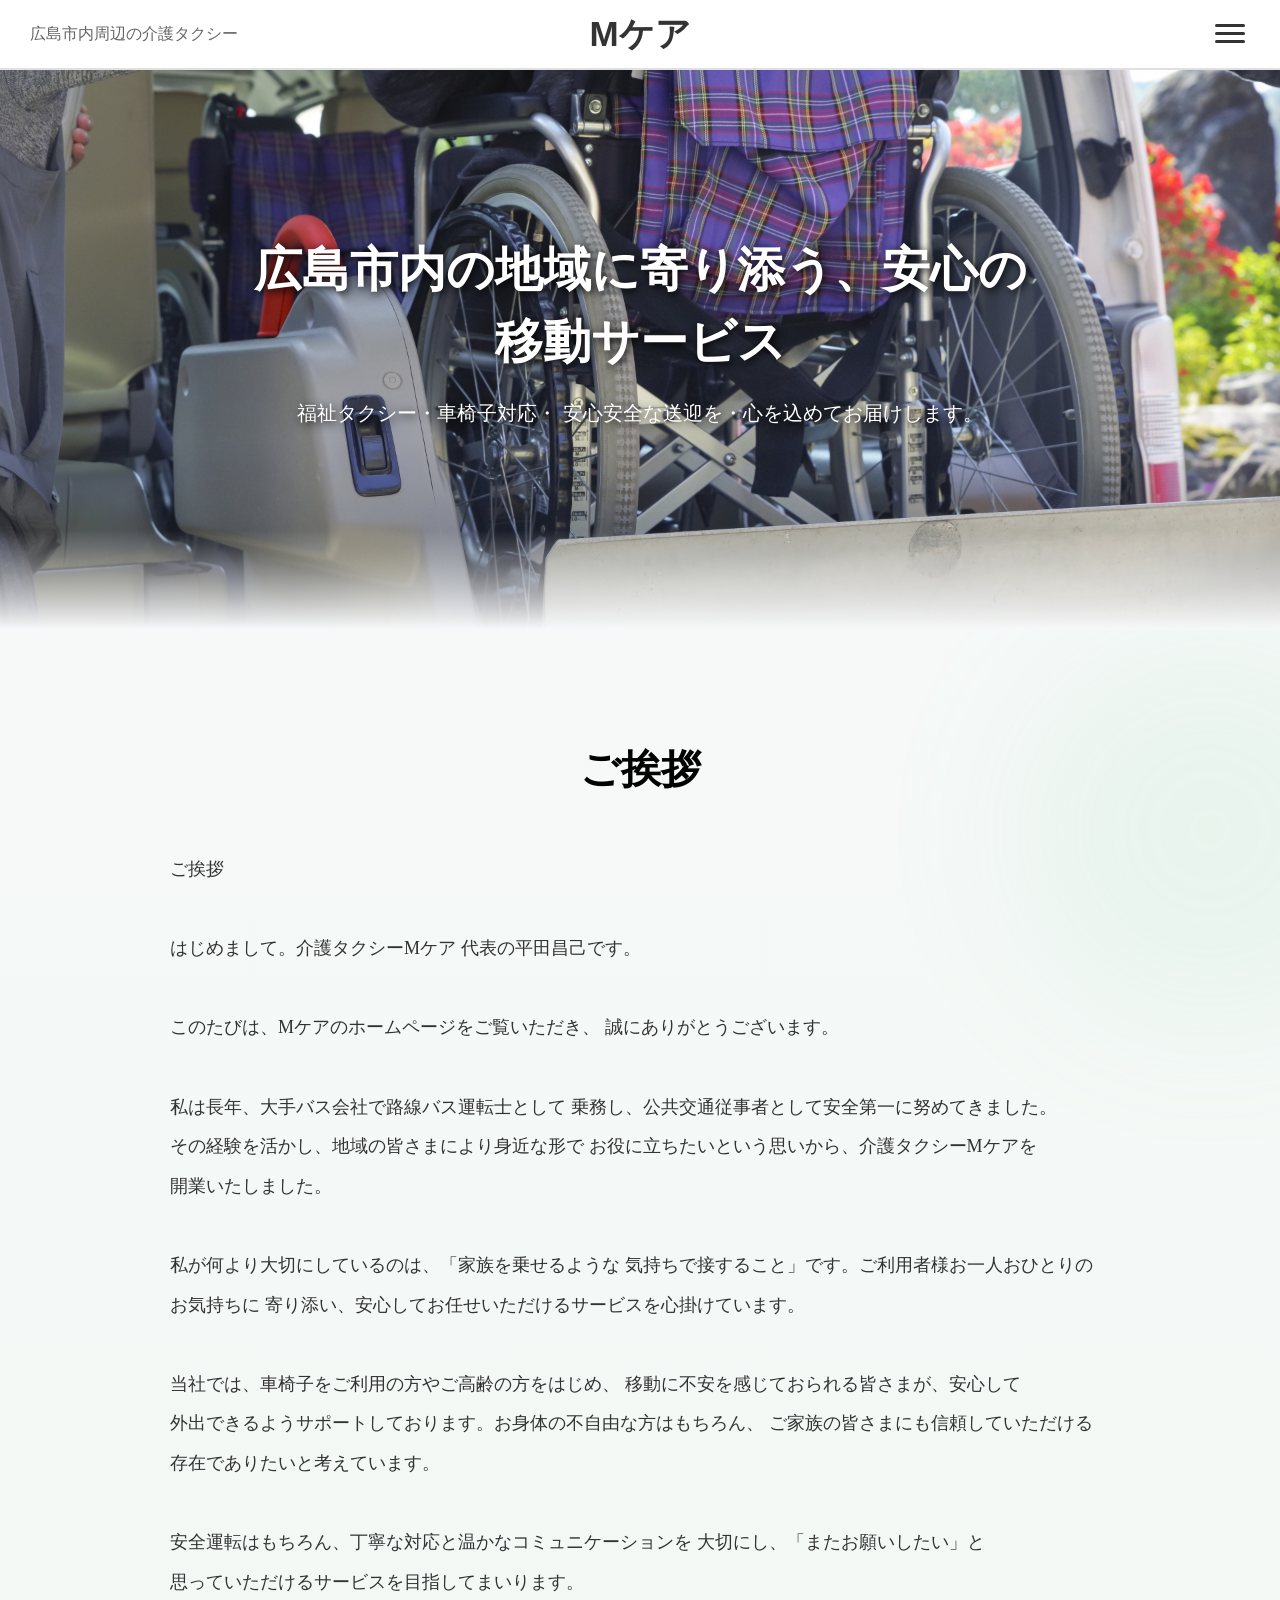
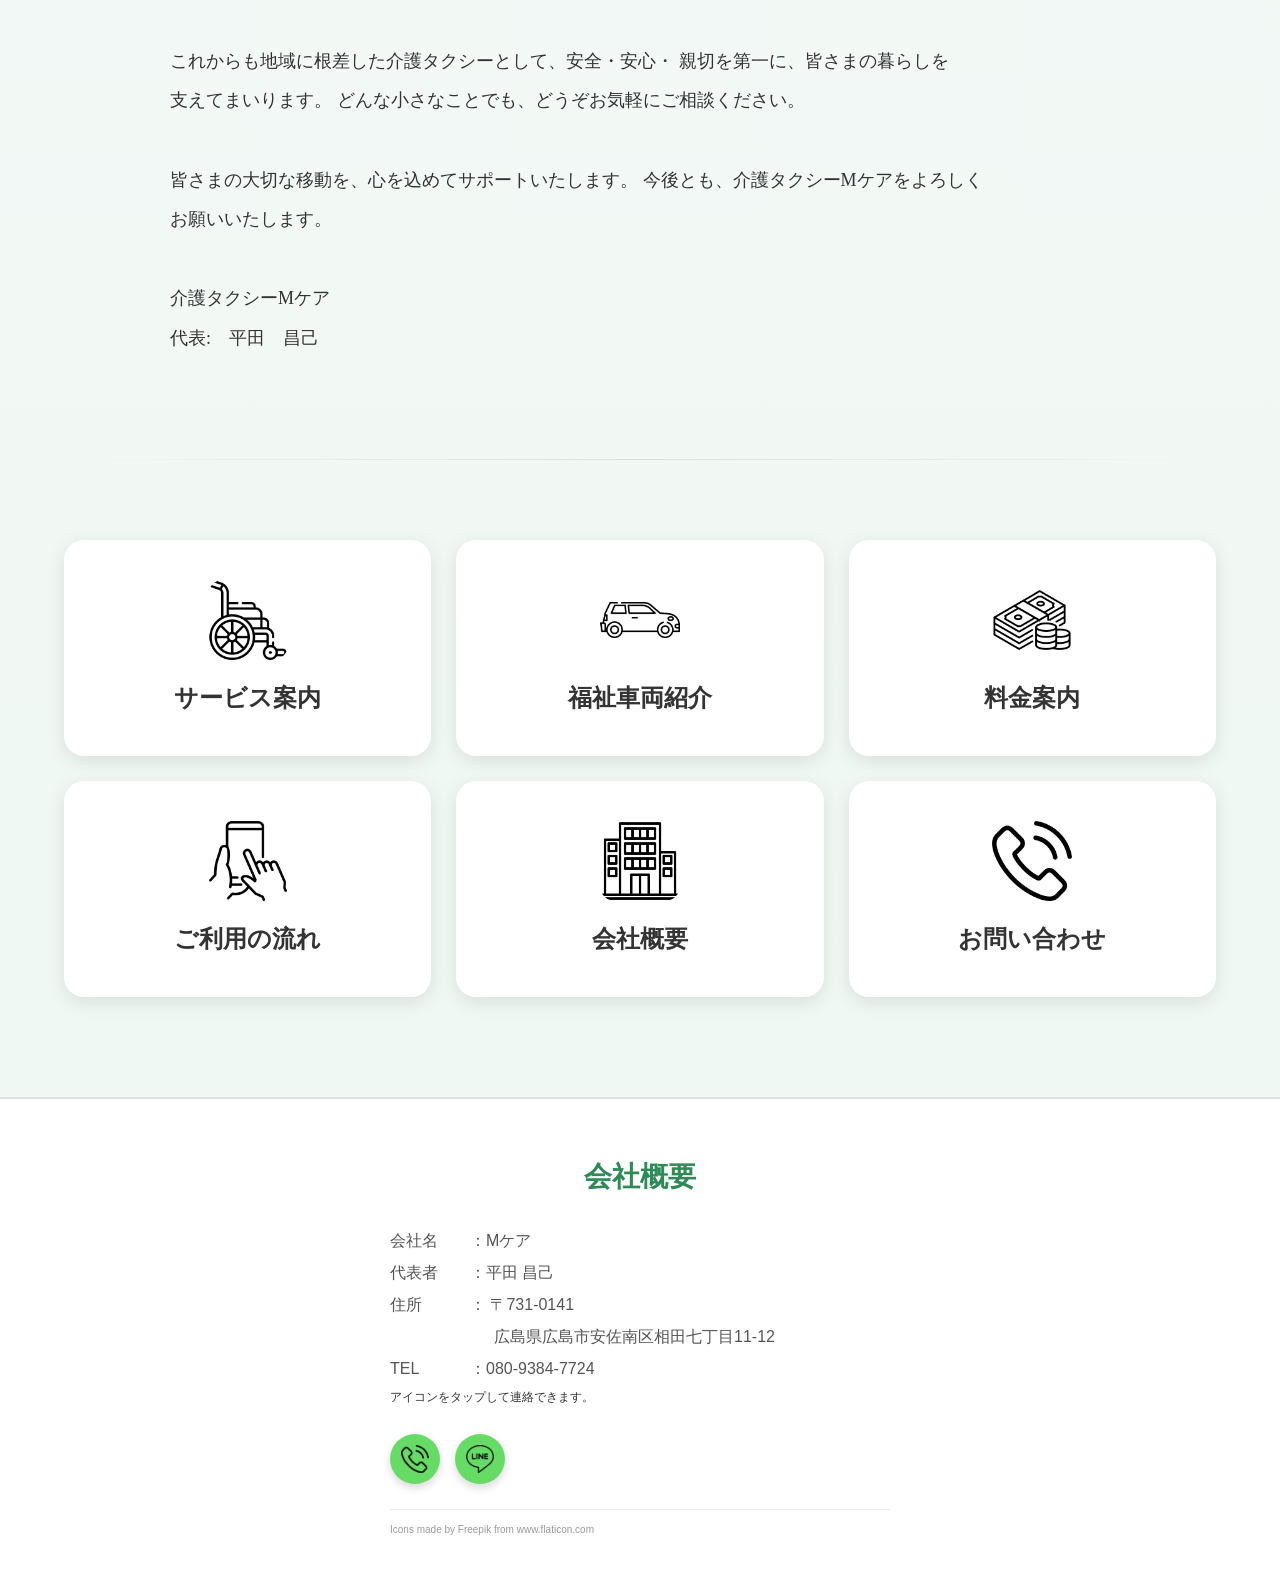
<file: index.html>
<!DOCTYPE html>
<html lang="ja">
<head>
    <meta charset="UTF-8">
    <meta name="viewport" content="width=device-width, initial-scale=1.0">
    <title>介護タクシーMケア｜広島市の安心送迎サービス</title>
    <meta property="og:title" content="介護タクシーMケア">
    <meta property="og:description" content="広島市内周辺の安心・安全な介護タクシーサービス">
    <meta property="og:type" content="website">
    <meta property="og:url" content="https://あなたのURL">
    <meta property="og:image" content="https://あなたのURL/assets/images/ogp.jpg">
    <meta name="twitter:card" content="summary_large_image">
    <meta name="twitter:title" content="介護タクシーMケア">
    <meta name="twitter:description" content="広島市内周辺の安心・安全な介護タクシーサービス">
    <meta name="twitter:image" content="https://あなたのURL/assets/images/ogp.jpg">
    <meta name="description" content="広島市内周辺の介護タクシーMケア。車椅子対応・通院・外出を安心安全にサポートします。">
    <meta name="keywords" content="介護タクシー,広島,福祉タクシー,車椅子対応,送迎">
    <meta name="theme-color" content="#2e8b57">

    <link rel="stylesheet" href="./assets/css/common/sanitize.css">
    <link rel="stylesheet" href="./assets/css/common/body.css">
    <link rel="stylesheet" href="./assets/css/common/footer.css">
    <link rel="stylesheet" href="./assets/css/common/header.css">
    <link rel="stylesheet" href="./assets/css/common/menu.css">
    <link rel="stylesheet" href="./assets/css/common/animation.css">
    <link rel="stylesheet" href="./assets/css/common/hero.css">
    <link rel="stylesheet" href="./assets/css/common/section.css">
    <link rel="stylesheet" href="./assets/css/common/background.css">
    <link rel="stylesheet" href="./assets/css/style.css">
</head>

<body>

    <div id="header"></div>

    <!-- サイドメニュー -->
    <nav id="side-menu">

        <a href="./service.html">サービス内容</a>
        <a href="./vehicle.html">福祉車両紹介</a>
        <a href="./price.html">料金案内</a>
        <a href="./flow.html">ご利用の流れ</a>
        <a href="./company.html">会社概要</a>
        <a href="./contact.html">お問い合わせ</a>

    </nav>


    <!-- メイン画像 -->
    <section class="hero">

        <img src="./assets/images/32542741_m.jpg" alt="メイン画像">

        <div class="hero-text">
            <h1 class="index-title">
                <span>広島市内の</span><span>地域に</span><span>寄り添う、</span><span>安心の</span><span>移動</span><span>サービス</span>
            </h1>

            <p class="index-title">
                <span>福祉</span><span>タクシー・</span><span>車椅子</span><span>対応・</span>
                <span>安心安全な</span><span>送迎を・</span><span>心を</span><span>込めて</span><span>お届けします。</span>
            </p>
        </div>

    </section>


    <!-- ご挨拶 -->
    <section class="greeting">

        <h2 class="index-title">
            <span>ご挨拶</span>
        </h2>

        <p class="index-title">
            <span>ご挨拶</span><br><br>

            <span>はじめまして。</span><span>介護タクシー</span><span>Mケア</span>
            <span>代表の</span><span>平田 </span><span>昌己</span><span>です。</span><br><br>

            <span>このたびは、</span><span>Mケアの</span><span>ホームページを</span><span>ご覧いただき、</span>
            <span>誠に</span><span>ありがとうございます。</span><br><br>

            <span>私は</span><span>長年、</span><span>大手</span><span>バス会社で</span><span>路線バス</span><span>運転士として</span>
            <span>乗務し、</span><span>公共交通</span><span>従事者として</span><span>安全第一に</span><span>努めてきました。</span>
            <span>その経験を</span><span>活かし、</span><span>地域の</span><span>皆さまに</span><span>より身近な</span><span>形で</span>
            <span>お役に立ちたいという</span><span>思いから、</span><span>介護タクシー</span><span>Mケアを</span><span>開業いたしました。</span><br><br>

            <span>私が</span><span>何より</span><span>大切にしているのは、</span><span>「家族を</span><span>乗せるような</span>
            <span>気持ちで</span><span>接すること」です。</span><span>ご利用者様</span><span>お一人おひとりの</span><span>お気持ちに</span>
            <span>寄り添い、</span><span>安心して</span><span>お任せいただける</span><span>サービスを</span><span>心掛けています。</span><br><br>

            <span>当社では、</span><span>車椅子を</span><span>ご利用の</span><span>方や</span><span>ご高齢の</span><span>方をはじめ、</span>
            <span>移動に</span><span>不安を</span><span>感じておられる</span><span>皆さまが、</span><span>安心して</span>
            <span>外出できるよう</span><span>サポートしております。</span><span>お身体の</span><span>不自由な</span><span>方はもちろん、</span>
            <span>ご家族の</span><span>皆さまにも</span><span>信頼していただける</span><span>存在でありたいと</span><span>考えています。</span><br><br>

            <span>安全運転は</span><span>もちろん、</span><span>丁寧な</span><span>対応と</span><span>温かな</span><span>コミュニケーションを</span>
            <span>大切にし、</span><span>「また</span><span>お願いしたい」と</span><span>思っていただける</span><span>サービスを</span><span>目指してまいります。</span><br><br>

            <span>これからも</span><span>地域に</span><span>根差した</span><span>介護タクシーとして、</span><span>安全・</span><span>安心・</span>
            <span>親切を</span><span>第一に、</span><span>皆さまの</span><span>暮らしを</span><span>支えてまいります。</span>
            <span>どんな</span><span>小さなことでも、</span><span>どうぞ</span><span>お気軽に</span><span>ご相談ください。</span><br><br>

            <span>皆さまの</span><span>大切な</span><span>移動を、</span><span>心を</span><span>込めて</span><span>サポートいたします。</span>
            <span>今後とも、</span><span>介護タクシー</span><span>Mケアを</span><span>よろしく</span><span>お願いいたします。</span><br><br>

            <span>介護タクシー</span><span>Mケア</span><br>
            <span>代表:　</span><span>平田　</span><span>昌己</span>
        </p>

    </section>

    <div class="section-divider"></div>

    <!-- メニュー -->
    <section class="menu">

        <a href="./service.html" class="card">
            <img src="./assets/images/wheelchair.png" alt="サービス案内">
            <span>サービス案内</span>
        </a>

        <a href="./vehicle.html" class="card">
            <img src="./assets/images/car.png" alt="福祉車両紹介">
            <span>福祉車両紹介</span>
        </a>

        <a href="./price.html" class="card">
            <img src="./assets/images/money.png" alt="料金案内">
            <span>料金案内</span>
        </a>

        <a href="./flow.html" class="card">
            <img src="./assets/images/touch.png" alt="ご利用の流れ">
            <span>ご利用の流れ</span>
        </a>

        <a href="./company.html" class="card">
            <img src="./assets/images/company.png" alt="会社概要">
            <span>会社概要</span>
        </a>

        <a href="./contact.html" class="card">
            <img src="./assets/images/phone-call.png" alt="お問い合わせ">
            <span>お問い合わせ</span>
        </a>

    </section>

    <div id="footer"></div>

    <script src="./assets/js/header.js"></script>
    <script src="./assets/js/footer.js" defer></script>
    <script src="./assets/js/index.js" defer></script>

</body>
</html>
</file>
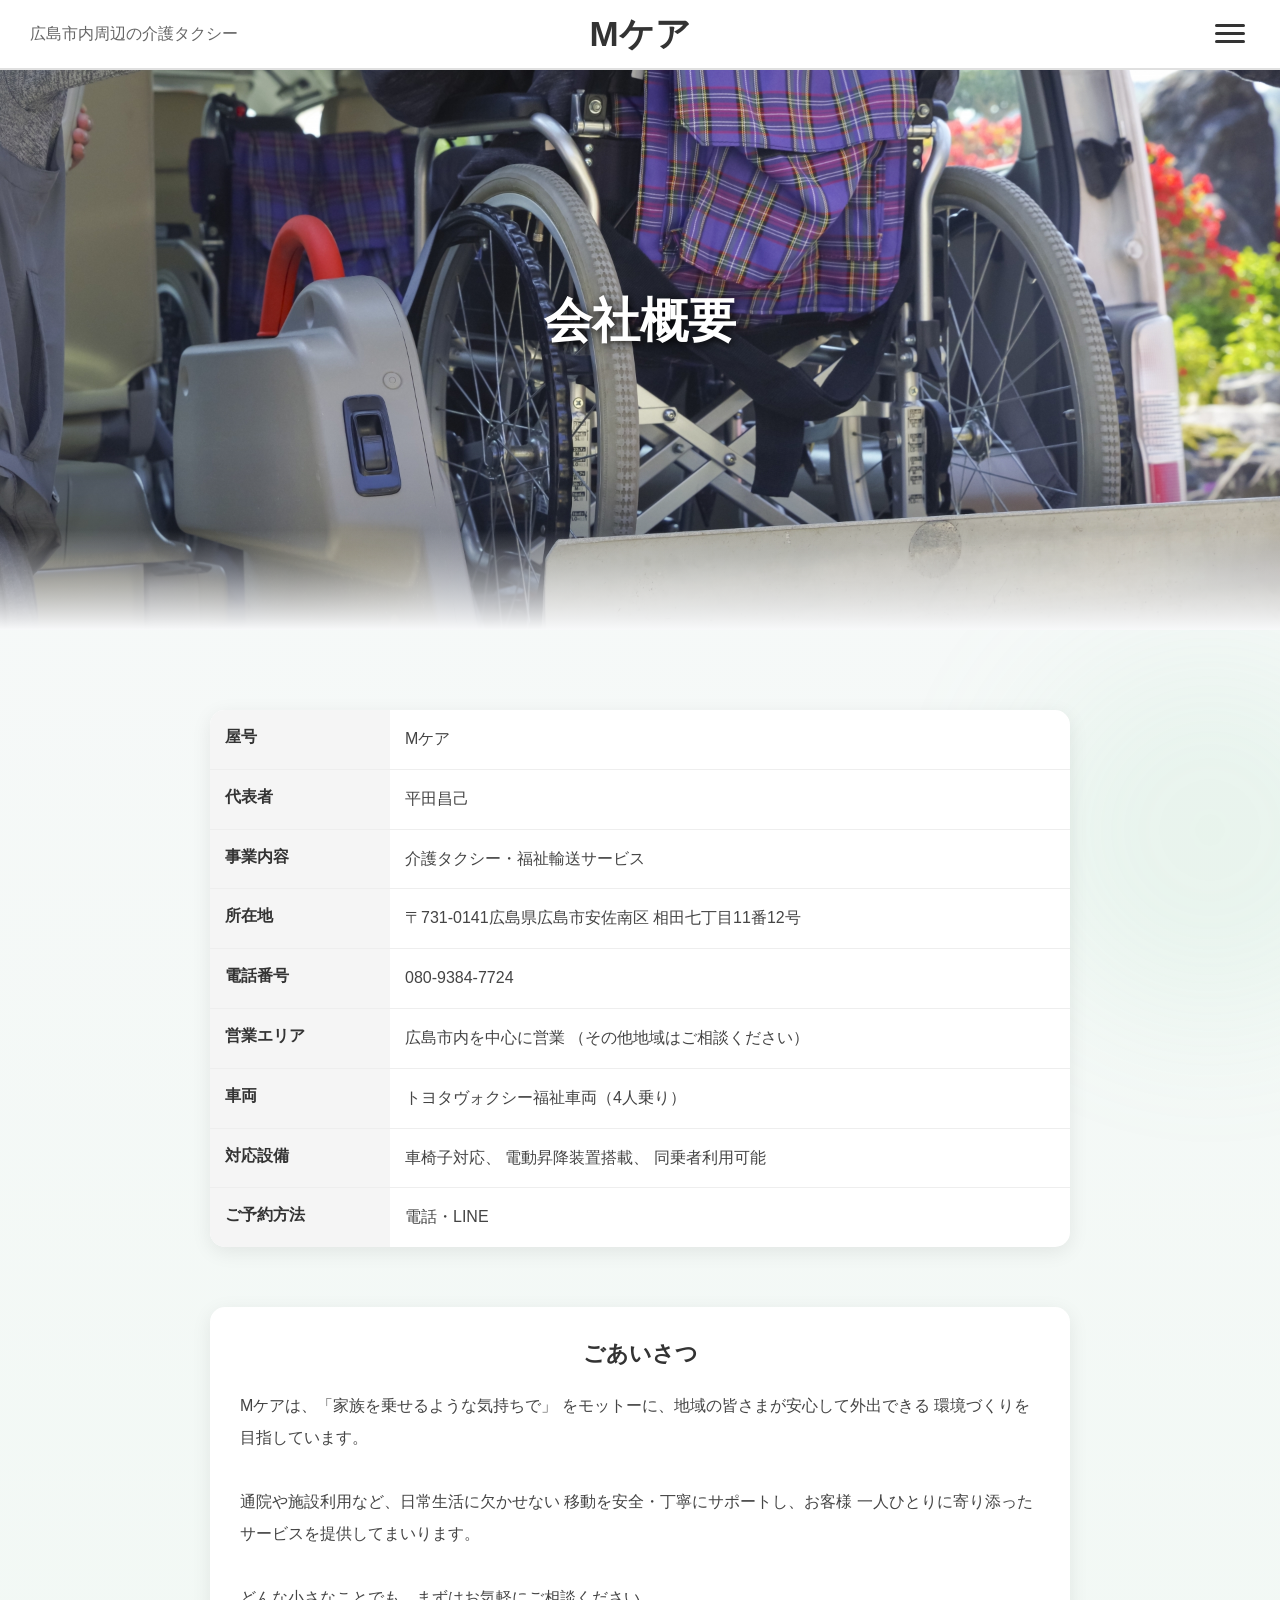
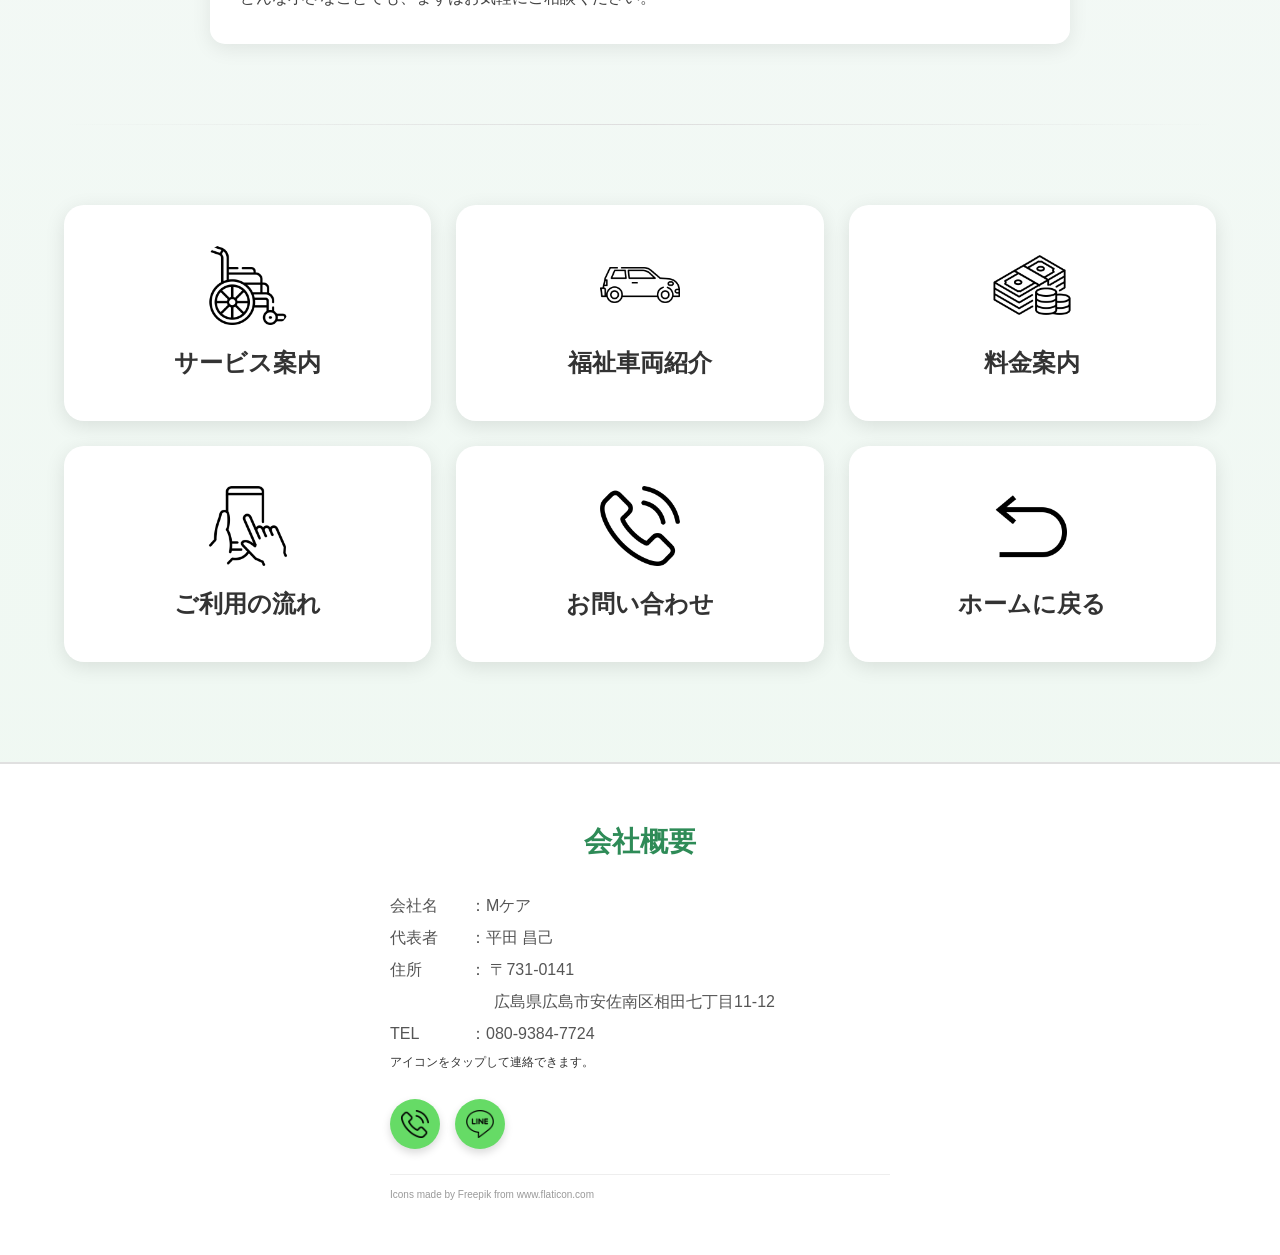
<file: company.html>
<!DOCTYPE html>
<html lang="ja">
<head>
    <meta charset="UTF-8">
    <meta name="viewport" content="width=device-width, initial-scale=1.0">
    <title>介護タクシーMケア｜広島市の安心送迎サービス</title>
    <meta property="og:title" content="介護タクシーMケア">
    <meta property="og:description" content="広島市内周辺の安心・安全な介護タクシーサービス">
    <meta property="og:type" content="website">
    <meta property="og:url" content="https://あなたのURL">
    <meta property="og:image" content="https://あなたのURL/assets/images/ogp.jpg">
    <meta name="twitter:card" content="summary_large_image">
    <meta name="twitter:title" content="介護タクシーMケア">
    <meta name="twitter:description" content="広島市内周辺の安心・安全な介護タクシーサービス">
    <meta name="twitter:image" content="https://あなたのURL/assets/images/ogp.jpg">
    <meta name="description" content="広島市内周辺の介護タクシーMケア。車椅子対応・通院・外出を安心安全にサポートします。">
    <meta name="keywords" content="介護タクシー,広島,福祉タクシー,車椅子対応,送迎">
    <meta name="theme-color" content="#2e8b57">

    <link rel="stylesheet" href="./assets/css/common/sanitize.css">
    <link rel="stylesheet" href="./assets/css/common/body.css">
    <link rel="stylesheet" href="./assets/css/common/footer.css">
    <link rel="stylesheet" href="./assets/css/common/header.css">
    <link rel="stylesheet" href="./assets/css/common/menu.css">
    <link rel="stylesheet" href="./assets/css/common/animation.css">
    <link rel="stylesheet" href="./assets/css/common/hero.css">
    <link rel="stylesheet" href="./assets/css/common/section.css">
    <link rel="stylesheet" href="./assets/css/common/background.css">
    <link rel="stylesheet" href="./assets/css/company.css">
</head>

<body>

    <div id="header"></div>

    <!-- サイドメニュー -->
    <nav id="side-menu">

        <a href="./service.html">サービス内容</a>
        <a href="./vehicle.html">福祉車両紹介</a>
        <a href="./price.html">料金案内</a>
        <a href="./flow.html">ご利用の流れ</a>
        <a href="./contact.html">お問い合わせ</a>
        <a href="./index.html">ホームに戻る</a>

    </nav>


    <!-- メイン画像 -->
    <section class="hero">

        <img src="./assets/images/32542741_m.jpg" alt="メイン画像">

        <div class="hero-text">
            <h1 class="company-title">
                <span>会社</span><span>概要</span>
            </h1>
        </div>

    </section>


    <!-- 内容 -->
    <section class="company">

        <div class="company-table">

            <div class="row">
                <div class="label">
                    屋号
                </div>
                <div class="value">
                    Mケア
                </div>
            </div>

            <div class="row">
                <div class="label">
                    代表者
                </div>
                <div class="value company-title">
                    <span>平田 </span><span>昌己</span>
                </div>
            </div>

            <div class="row">
                <div class="label company-title">
                    <span>事業</span><span>内容</span>
                </div>
                <div class="value company-title">
                    <span>介護</span><span>タクシー・</span><span>福祉</span><span>輸送</span><span>サービス</span>
                </div>
            </div>

            <div class="row">
                <div class="label">
                    所在地
                </div>
                <div class="value company-title">
                    <span>〒731-0141 </span><span>広島県</span><span>広島市</span><span>安佐南区</span>
                    <span>相田</span><span>七丁目</span><span>11番</span><span>12号</span>
                </div>
            </div>

            <div class="row">
                <div class="label company-title">
                    <span>電話</span><span>番号</span>
                </div>
                <div class="value">
                    080-9384-7724
                </div>
            </div>

            <div class="row">
                <div class="label company-title">
                    <span>営業</span><span>エリア</span>
                </div>
                <div class="value company-title">
                    <span>広島市内を</span><span>中心に</span><span>営業</span>
                    <span>（その他</span><span>地域は</span><span>ご相談</span><span>ください）</span>
                </div>
            </div>

            <div class="row">
                <div class="label">
                    車両
                </div>
                <div class="value company-title">
                    <span>トヨタ</span><span>ヴォクシー </span><span>福祉車両</span><span>（4人乗り）</span>
                </div>
            </div>

            <div class="row">
                <div class="label company-title">
                    <span>対応</span><span>設備</span>
                </div>
                <div class="value company-title">
                    <span>車椅子</span><span>対応、</span>
                    <span>電動</span><span>昇降装置</span><span>搭載、</span>
                    <span>同乗者</span><span>利用</span><span>可能</span>
                </div>
            </div>

            <div class="row">
                <div class="label company-title">
                    <span>ご予約</span><span>方法</span>
                </div>
                <div class="value company-title">
                    <span>電話・</span><span>LINE</span>
                </div>
            </div>

        </div>

        <div class="company-message">

            <h3>ごあいさつ</h3>

            <p class="company-title">
                <span>Mケアは、</span><span>「家族を</span><span>乗せるような</span><span>気持ちで」</span>
                <span>をモットーに、</span><span>地域の</span><span>皆さまが</span><span>安心して</span><span>外出できる</span>
                <span>環境づくりを</span><span>目指して</span><span>います。</span><br><br>

                <span>通院や</span><span>施設利用など、</span><span>日常生活に</span><span>欠かせない</span>
                <span>移動を</span><span>安全・</span><span>丁寧に</span><span>サポートし、</span><span>お客様</span>
                <span>一人ひとりに</span><span>寄り添った</span><span>サービスを</span><span>提供して</span><span>まいります。</span><br><br>

                <span>どんな</span><span>小さなことでも、</span><span>まずは</span><span>お気軽に</span><span>ご相談ください。</span>
            </p>

        </div>

    </section>
    <!-- 線 -->

    <div class="section-divider"></div>

    <!-- メニュー -->
    <section class="menu">

        <a href="./service.html" class="card">
            <img src="./assets/images/wheelchair.png" alt="サービス案内">
            <span>サービス案内</span>
        </a>

        <a href="./vehicle.html" class="card">
            <img src="./assets/images/car.png" alt="福祉車両紹介">
            <span>福祉車両紹介</span>
        </a>

        <a href="./price.html" class="card">
            <img src="./assets/images/money.png" alt="料金案内">
            <span>料金案内</span>
        </a>

        <a href="./flow.html" class="card">
            <img src="./assets/images/touch.png" alt="ご利用の流れ">
            <span>ご利用の流れ</span>
        </a>

        <a href="./contact.html" class="card">
            <img src="./assets/images/phone-call.png" alt="お問い合わせ">
            <span>お問い合わせ</span>
        </a>

        <a href="./index.html" class="card">
            <img src="./assets/images/return.png" alt="ホームに戻る">
            <span>ホームに戻る</span>
        </a>

    </section>

    <div id="footer"></div>

    <script src="./assets/js/header.js"></script>
    <script src="./assets/js/footer.js" defer></script>
    <script src="./assets/js/index.js" defer></script>

</body>
</html>
</file>
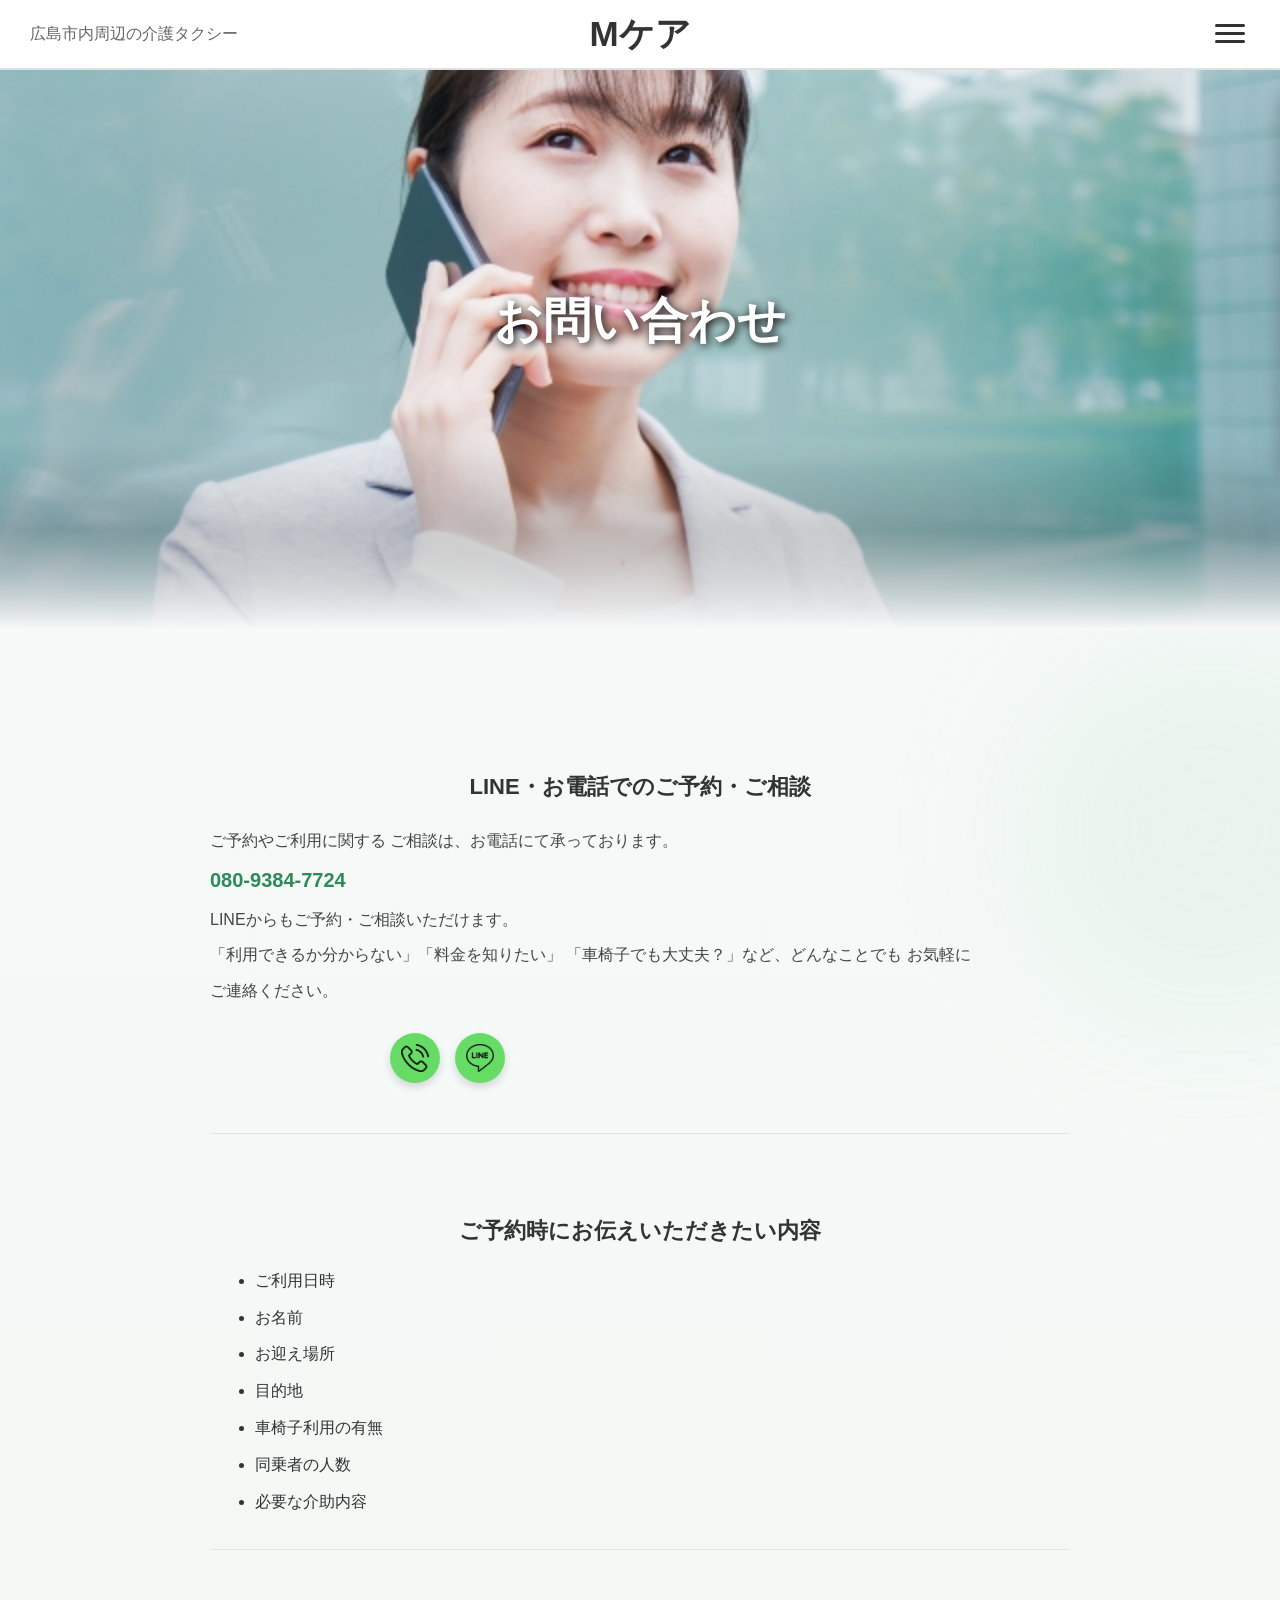
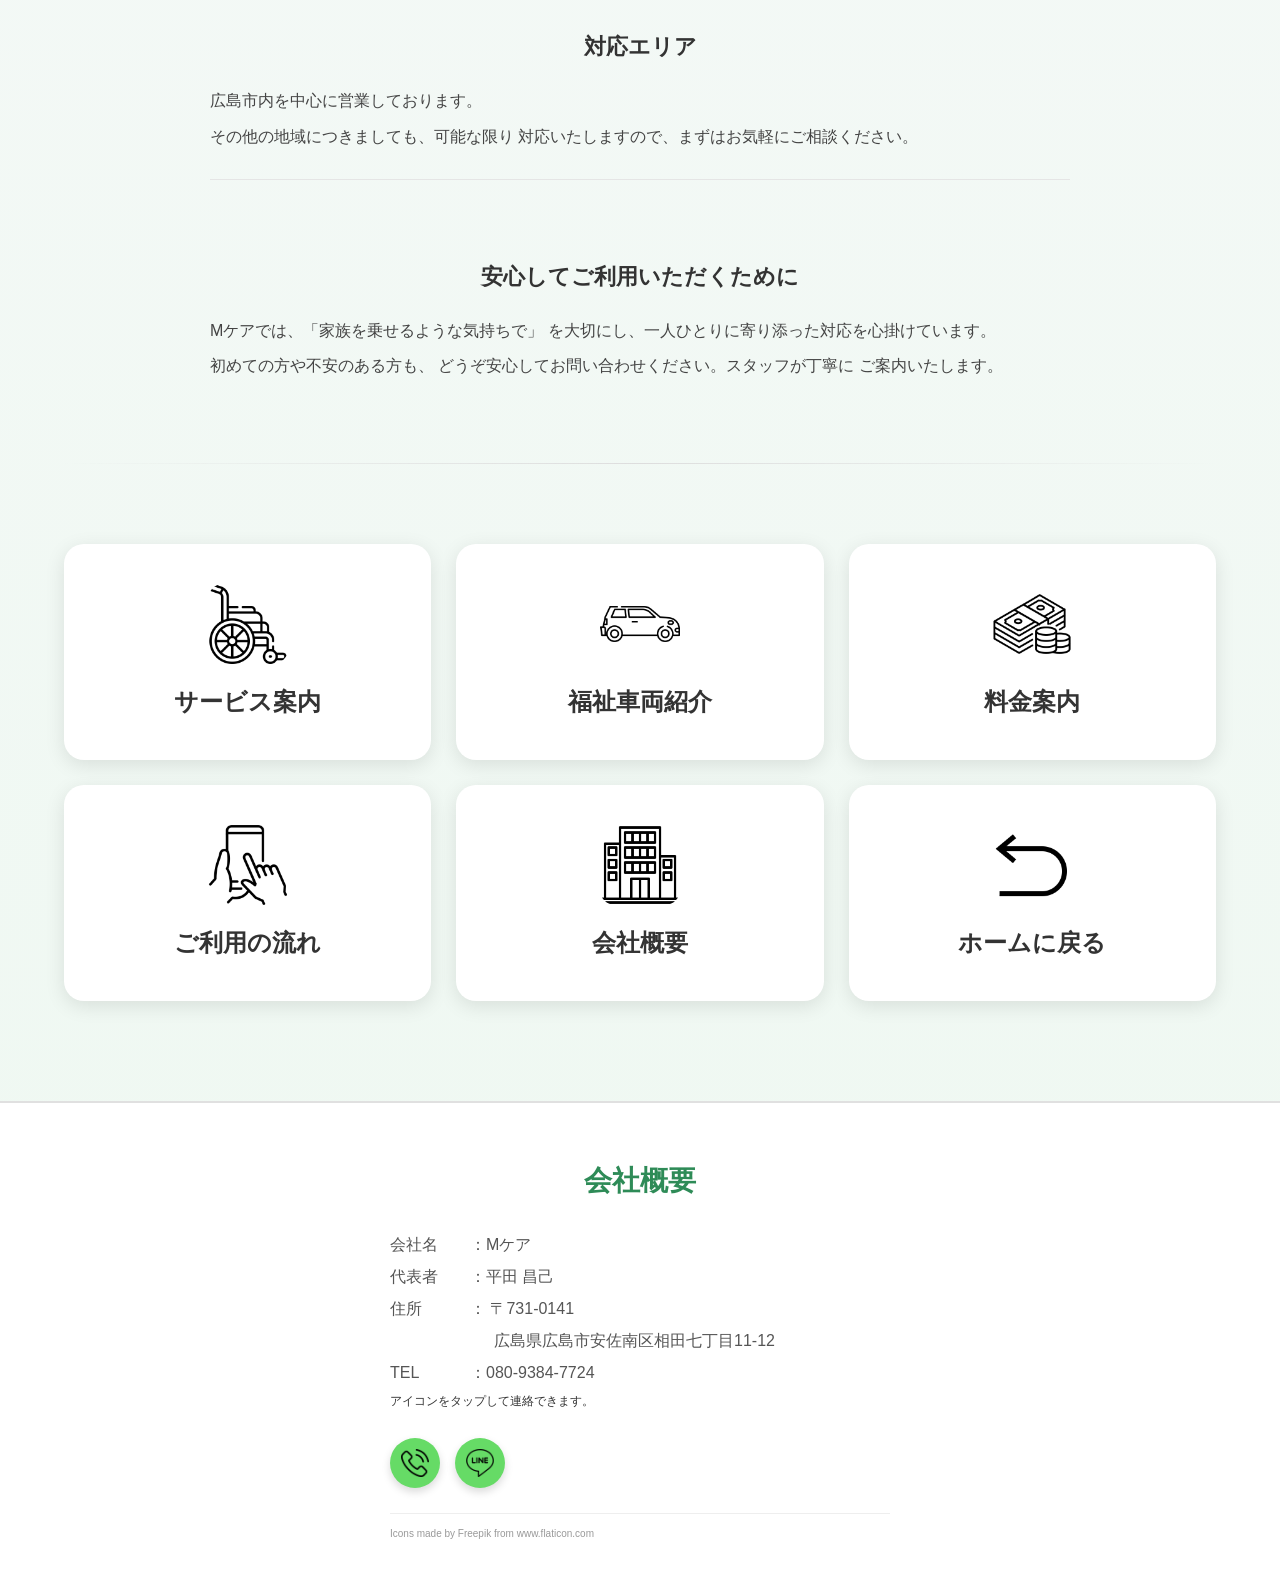
<file: contact.html>
<!DOCTYPE html>
<html lang="ja">
<head>
    <meta charset="UTF-8">
    <meta name="viewport" content="width=device-width, initial-scale=1.0">
    <title>介護タクシーMケア｜広島市の安心送迎サービス</title>
    <meta property="og:title" content="介護タクシーMケア">
    <meta property="og:description" content="広島市内周辺の安心・安全な介護タクシーサービス">
    <meta property="og:type" content="website">
    <meta property="og:url" content="https://あなたのURL">
    <meta property="og:image" content="https://あなたのURL/assets/images/ogp.jpg">
    <meta name="twitter:card" content="summary_large_image">
    <meta name="twitter:title" content="介護タクシーMケア">
    <meta name="twitter:description" content="広島市内周辺の安心・安全な介護タクシーサービス">
    <meta name="twitter:image" content="https://あなたのURL/assets/images/ogp.jpg">
    <meta name="description" content="広島市内周辺の介護タクシーMケア。車椅子対応・通院・外出を安心安全にサポートします。">
    <meta name="keywords" content="介護タクシー,広島,福祉タクシー,車椅子対応,送迎">
    <meta name="theme-color" content="#2e8b57">

    <link rel="stylesheet" href="./assets/css/common/sanitize.css">
    <link rel="stylesheet" href="./assets/css/common/body.css">
    <link rel="stylesheet" href="./assets/css/common/footer.css">
    <link rel="stylesheet" href="./assets/css/common/header.css">
    <link rel="stylesheet" href="./assets/css/common/menu.css">
    <link rel="stylesheet" href="./assets/css/common/animation.css">
    <link rel="stylesheet" href="./assets/css/common/hero.css">
    <link rel="stylesheet" href="./assets/css/common/section.css">
    <link rel="stylesheet" href="./assets/css/common/background.css">
    <link rel="stylesheet" href="./assets/css/contact.css">
</head>

<body>

    <div id="header"></div>

    <!-- サイドメニュー -->
    <nav id="side-menu">

        <a href="./service.html">サービス内容</a>
        <a href="./vehicle.html">福祉車両紹介</a>
        <a href="./price.html">料金案内</a>
        <a href="./flow.html">ご利用の流れ</a>
        <a href="./company.html">会社概要</a>
        <a href="./index.html">ホームに戻る</a>

    </nav>


    <!-- メイン画像 -->
    <section class="hero">

        <img src="./assets/images/27783191_s.jpg" alt="メイン画像">

        <div class="hero-text">
            <h1 class="contact-title">
                <span>お問い</span><span>合わせ</span>
            </h1>
        </div>

    </section>


    <!-- 内容 -->

    <section class="contact">


        <div class="contact-block">
            <h3 class="contact-title">
                <span>LINE・</span><span>お電話での</span><span>ご予約・</span><span>ご相談</span>
            </h3>
            <p class="contact-title">
                <span>ご予約や</span><span>ご利用に</span><span>関する</span>
                <span>ご相談は、</span><span>お電話にて</span><span>承っております。</span><br>
                <span class="tel">080-9384-7724</span><br>
                
            </p>
            <p class="contact-title">
                <span>LINEからも</span><span>ご予約・</span><span>ご相談</span><span>いただけます。</span><br>
                <span>「利用できるか</span><span>分からない」</span><span>「料金を</span><span>知りたい」</span>
                <span>「車椅子でも</span><span>大丈夫？」</span><span>など、</span><span>どんなことでも</span>
                <span>お気軽に</span><span>ご連絡ください。</span>
            </p>

            <div class="footer-links">

                <a href="tel:08093847724" class="icon-link-tel">
                    <img src="./assets/images/phone-call.png" alt="電話をかける">
                </a>

                <a href="https://lin.ee/xQPuybF" target="_blank" rel="noopener noreferrer">
                    <img src="./assets/images/line.png" alt="LINEで相談">
                </a>

            </div>

        </div>


        <div class="contact-block">
            <h3 class="contact-title">
                <span>ご予約時に</span><span>お伝え</span><span>いただきたい</span><span>内容</span>
            </h3>
            <ul>
                <li class="contact-title">
                    <span>ご利用</span><span>日時</span>
                </li>
                <li class="contact-title">
                    <span>お名前</span>
                </li>
                <li class="contact-title">
                    <span>お迎え</span><span>場所</span>
                </li>
                <li class="contact-title">
                    <span>目的地</span>
                </li>
                <li class="contact-title">
                    <span>車椅子</span><span>利用の</span><span>有無</span>
                </li>
                <li class="contact-title">
                    <span>同乗者の</span><span>人数</span>
                </li>
                <li class="contact-title">
                    <span>必要な</span><span>介助</span><span>内容</span>
                </li>
            </ul>
        </div>

        <div class="contact-block">
            <h3 class="contact-title">
                <span>対応</span><span>エリア</span>
            </h3>
            <p class="contact-title">
                <span>広島市内を</span><span>中心に</span><span>営業して</span><span>おります。</span><br>
                <span>その他の</span><span>地域に</span><span>つきましても、</span><span>可能な</span><span>限り</span>
                <span>対応いたしますので、</span><span>まずは</span><span>お気軽に</span><span>ご相談ください。</span>
            </p>
        </div>

        <div class="contact-block">
            <h3 class="contact-title">
                <span>安心して</span><span>ご利用</span><span>いただく</span><span>ために</span>
            </h3>
            <p class="contact-title">
                <span>Mケア</span><span>では、</span><span>「家族を</span><span>乗せるような</span><span>気持ちで」</span>
                <span>を大切にし、</span><span>一人ひとりに</span><span>寄り添った</span><span>対応を</span><span>心掛けて</span><span>います。</span><br>
                <span>初めての</span><span>方や</span><span>不安の</span><span>ある方も、</span>
                <span>どうぞ</span><span>安心して</span><span>お問い合わせください。</span><span>スタッフが</span><span>丁寧に</span>
                <span>ご案内</span><span>いたします。</span>
            </p>
        </div>

    </section>

    <div class="section-divider"></div>

    <!-- メニュー -->
    <section class="menu">

        <a href="./service.html" class="card">
            <img src="./assets/images/wheelchair.png" alt="サービス案内">
            <span>サービス案内</span>
        </a>

        <a href="./vehicle.html" class="card">
            <img src="./assets/images/car.png" alt="福祉車両紹介">
            <span>福祉車両紹介</span>
        </a>

        <a href="./price.html" class="card">
            <img src="./assets/images/money.png" alt="料金案内">
            <span>料金案内</span>
        </a>

        <a href="./flow.html" class="card">
            <img src="./assets/images/touch.png" alt="ご利用の流れ">
            <span>ご利用の流れ</span>
        </a>

        <a href="./company.html" class="card">
            <img src="./assets/images/company.png" alt="会社概要">
            <span>会社概要</span>
        </a>

        <a href="./index.html" class="card">
            <img src="./assets/images/return.png" alt="ホームに戻る">
            <span>ホームに戻る</span>
        </a>

    </section>

    <div id="footer"></div>

    <script src="./assets/js/header.js"></script>
    <script src="./assets/js/footer.js" defer></script>
    <script src="./assets/js/index.js" defer></script>

</body>
</html>
</file>
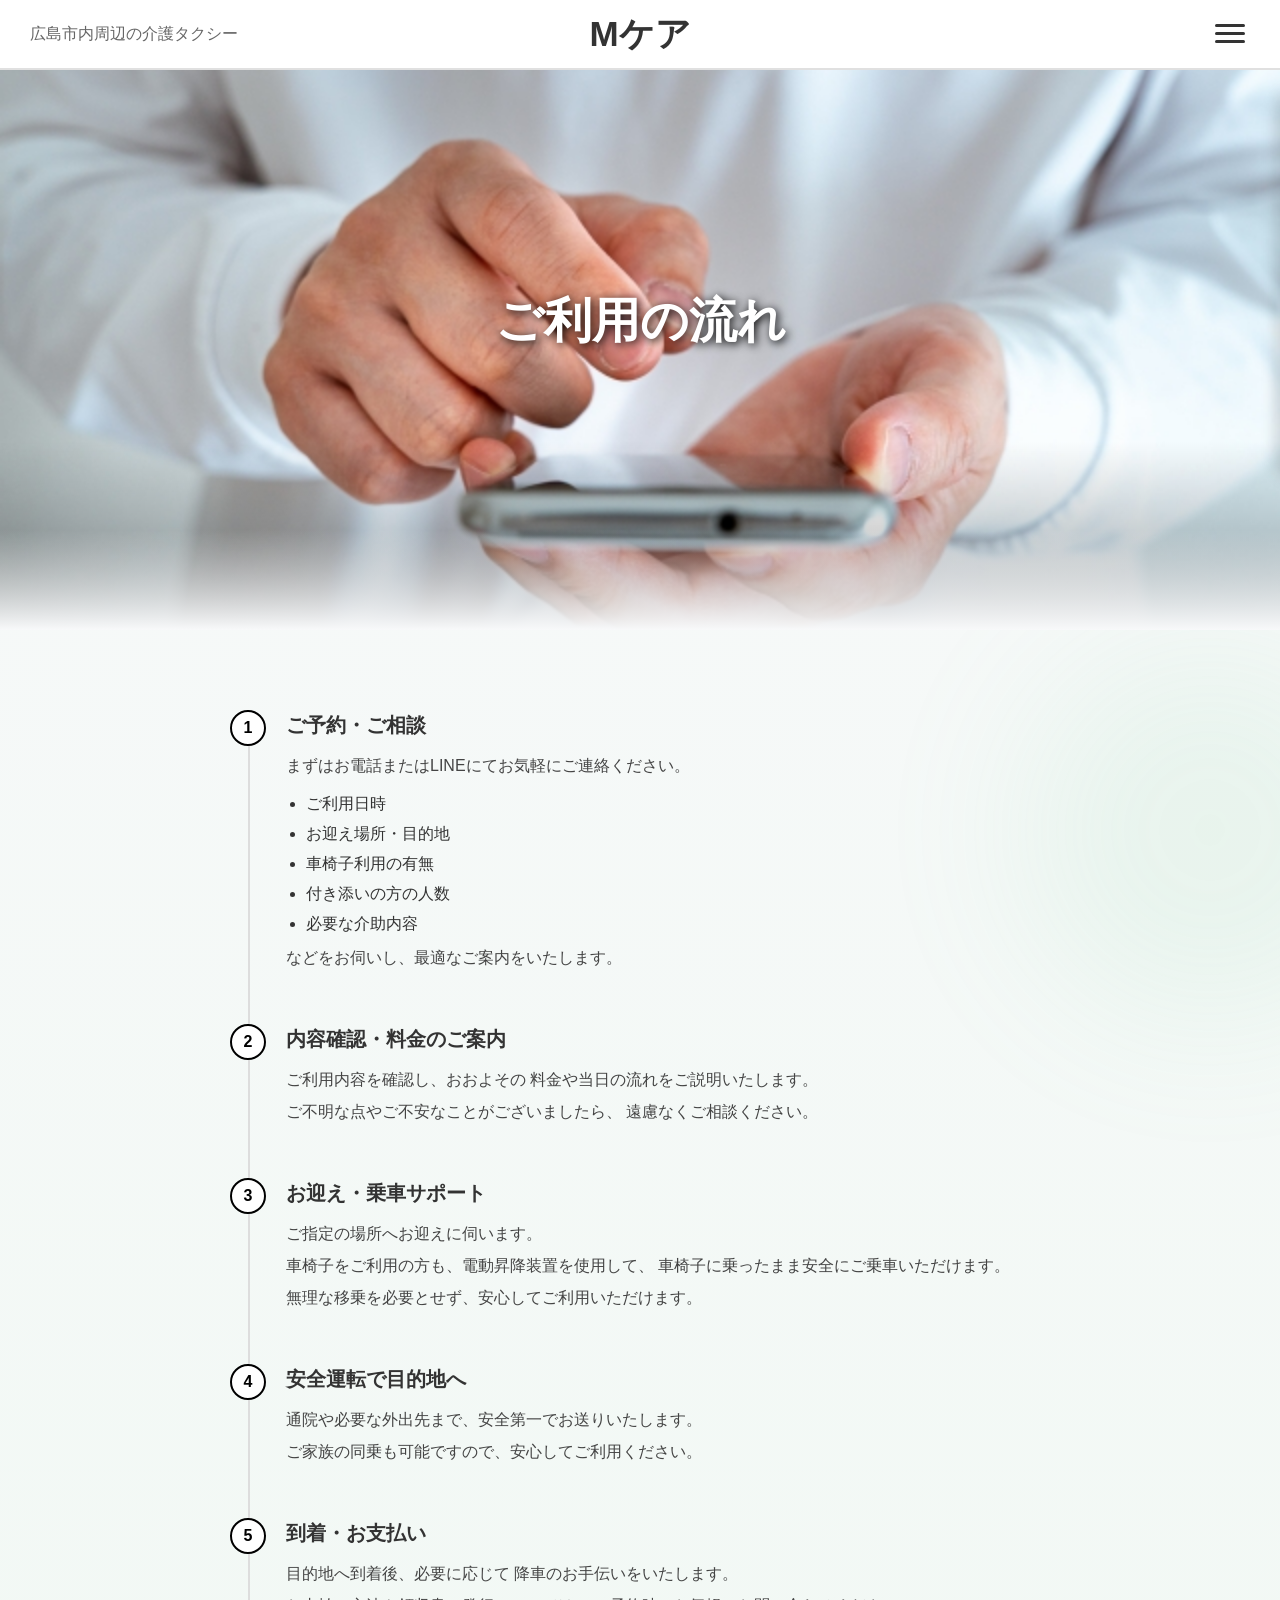
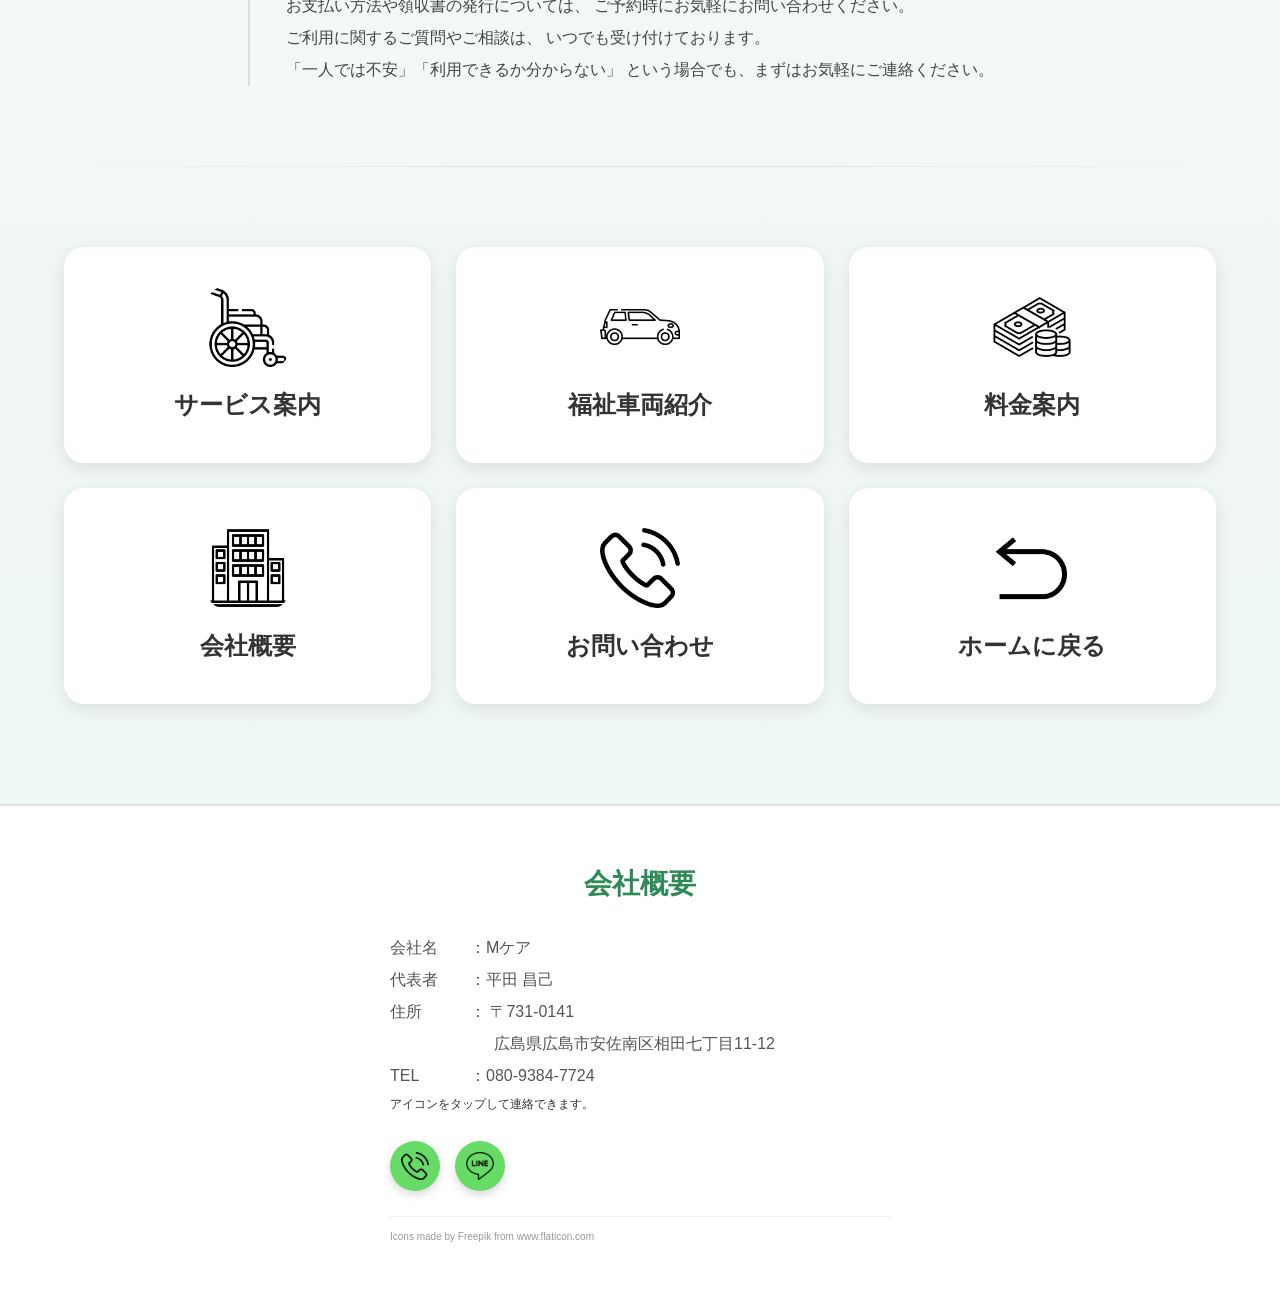
<file: flow.html>
<!DOCTYPE html>
<html lang="ja">
<head>
    <meta charset="UTF-8">
    <meta name="viewport" content="width=device-width, initial-scale=1.0">
    <title>介護タクシーMケア｜広島市の安心送迎サービス</title>
    <meta property="og:title" content="介護タクシーMケア">
    <meta property="og:description" content="広島市内周辺の安心・安全な介護タクシーサービス">
    <meta property="og:type" content="website">
    <meta property="og:url" content="https://あなたのURL">
    <meta property="og:image" content="https://あなたのURL/assets/images/ogp.jpg">
    <meta name="twitter:card" content="summary_large_image">
    <meta name="twitter:title" content="介護タクシーMケア">
    <meta name="twitter:description" content="広島市内周辺の安心・安全な介護タクシーサービス">
    <meta name="twitter:image" content="https://あなたのURL/assets/images/ogp.jpg">
    <meta name="description" content="広島市内周辺の介護タクシーMケア。車椅子対応・通院・外出を安心安全にサポートします。">
    <meta name="keywords" content="介護タクシー,広島,福祉タクシー,車椅子対応,送迎">
    <meta name="theme-color" content="#2e8b57">

    <link rel="stylesheet" href="./assets/css/common/sanitize.css">
    <link rel="stylesheet" href="./assets/css/common/body.css">
    <link rel="stylesheet" href="./assets/css/common/footer.css">
    <link rel="stylesheet" href="./assets/css/common/header.css">
    <link rel="stylesheet" href="./assets/css/common/menu.css">
    <link rel="stylesheet" href="./assets/css/common/animation.css">
    <link rel="stylesheet" href="./assets/css/common/hero.css">
    <link rel="stylesheet" href="./assets/css/common/section.css">
    <link rel="stylesheet" href="./assets/css/common/background.css">
    <link rel="stylesheet" href="./assets/css/flow.css">
</head>

<body>

    <div id="header"></div>

    <!-- サイドメニュー -->
    <nav id="side-menu">

        <a href="./service.html">サービス内容</a>
        <a href="./vehicle.html">福祉車両紹介</a>
        <a href="./price.html">料金案内</a>
        <a href="./company.html">会社概要</a>
        <a href="./contact.html">お問い合わせ</a>
        <a href="./index.html">ホームに戻る</a>

    </nav>


    <!-- メイン画像 -->
    <section class="hero">

        <img src="./assets/images/touch%20smartphone.jpg" alt="メイン画像">

        <div class="hero-text">
            <h1 class="flow-title">
                <span>ご利用の</span><span>流れ</span>
            </h1>
        </div>

    </section>


    <!-- 内容 -->
    <section class="flow">

        <div class="timeline">

            <div class="timeline-item">
                <div class="num">1</div>
                <div class="content">
                    <h3 class="flow-title">
                        <span>ご予約・</span><span>ご相談</span>
                    </h3>
                    <p class="flow-title">
                        <span>まずは</span><span>お電話または</span><span>LINEにて</span><span>お気軽に</span><span>ご連絡ください。</span>
                    </p>
                    <ul>
                        <li class="flow-title">
                            <span>ご利用</span><span>日時</span>
                        </li>
                        <li class="flow-title">
                            <span>お迎え</span><span>場所・</span><span>目的地</span>
                        </li>
                        <li class="flow-title">
                            <span>車椅子</span><span>利用の</span><span>有無</span>
                        </li>
                        <li class="flow-title">
                            <span>付き添いの</span><span>方の</span><span>人数</span>
                        </li>
                        <li class="flow-title">
                            <span>必要な</span><span>介助</span><span>内容</span>
                        </li>
                    </ul>
                    <p class="flow-title">
                        <span>などを</span><span>お伺いし、</span><span>最適な</span><span>ご案内を</span><span>いたします。</span>
                    </p>
                </div>
            </div>

            <div class="timeline-item">
                <div class="num">2</div>
                <div class="content">
                    <h3 class="flow-title">
                        <span>内容</span><span>確認・</span><span>料金の</span><span>ご案内</span>
                    </h3>
                    <p class="flow-title">
                        <span>ご利用</span><span>内容を</span><span>確認し、</span><span>おおよその</span>
                        <span>料金や</span><span>当日の</span><span>流れを</span><span>ご説明</span><span>いたします。</span><br>
                        <span>ご不明な</span><span>点や</span><span>ご不安な</span><span>ことが</span><span>ございましたら、</span>
                        <span>遠慮なく</span><span>ご相談ください。</span>
                    </p>
                </div>
            </div>

            <div class="timeline-item">
                <div class="num">3</div>
                <div class="content">
                    <h3 class="flow-title">
                        <span>お迎え・</span><span>乗車</span><span>サポート</span>
                    </h3>
                    <p class="flow-title">
                        <span>ご指定の</span><span>場所へ</span><span>お迎えに</span><span>伺います。</span><br>
                        <span>車椅子を</span><span>ご利用の</span><span>方も、</span><span>電動</span><span>昇降装置を</span><span>使用して、</span>
                        <span>車椅子に</span><span>乗った</span><span>まま</span><span>安全に</span><span>ご乗車</span><span>いただけます。</span><br>
                        <span>無理な</span><span>移乗を</span><span>必要とせず、</span><span>安心して</span><span>ご利用</span><span>いただけます。</span>
                    </p>
                </div>
            </div>
            <div class="timeline-item">
                <div class="num">4</div>
                <div class="content">
                    <h3 class="flow-title">
                        <span>安全運転で</span><span>目的地へ</span>
                    </h3>
                    <p class="flow-title">
                        <span>通院や</span><span>必要な</span><span>外出先まで、</span><span>安全第一で</span><span>お送り</span><span>いたします。</span><br>
                        <span>ご家族の</span><span>同乗も</span><span>可能ですので、</span><span>安心して</span><span>ご利用</span><span>ください。</span>
                    </p>
                </div>
            </div>
            <div class="timeline-item">
                <div class="num">5</div>
                <div class="content">
                    <h3 class="flow-title">
                        <span>到着・</span><span>お支払い</span>
                    </h3>
                    <p class="flow-title">
                        <span>目的地へ</span><span>到着後、</span><span>必要に</span><span>応じて</span>
                        <span>降車の</span><span>お手伝いを</span><span>いたします。</span><br>
                        <span>お支払い</span><span>方法や</span><span>領収書の</span><span>発行に</span><span>ついては、</span>
                        <span>ご予約時に</span><span>お気軽に</span><span>お問い</span><span>合わせ</span><span>ください。</span><br>
                        <span>ご利用に</span><span>関する</span><span>ご質問や</span><span>ご相談は、</span>
                        <span>いつでも</span><span>受け付けて</span><span>おります。</span><br>
                        <span>「一人では</span><span>不安」</span><span>「利用できるか</span><span>分からない」</span>
                        <span>という</span><span>場合でも、</span><span>まずは</span><span>お気軽に</span><span>ご連絡ください。</span>
                    </p>
                </div>
            </div>

        </div>

    </section>
    <!-- 線 -->

    <div class="section-divider"></div>

    <!-- メニュー -->
    <section class="menu">

        <a href="./service.html" class="card">
            <img src="./assets/images/wheelchair.png" alt="サービス案内">
            <span>サービス案内</span>
        </a>

        <a href="./vehicle.html" class="card">
            <img src="./assets/images/car.png" alt="福祉車両紹介">
            <span>福祉車両紹介</span>
        </a>

        <a href="./price.html" class="card">
            <img src="./assets/images/money.png" alt="料金案内">
            <span>料金案内</span>
        </a>

        <a href="./company.html" class="card">
            <img src="./assets/images/company.png" alt="会社概要">
            <span>会社概要</span>
        </a>

        <a href="./contact.html" class="card">
            <img src="./assets/images/phone-call.png" alt="お問い合わせ">
            <span>お問い合わせ</span>
        </a>

        <a href="./index.html" class="card">
            <img src="./assets/images/return.png" alt="ホームに戻る">
            <span>ホームに戻る</span>
        </a>

    </section>

    <div id="footer"></div>

    <script src="./assets/js/header.js"></script>
    <script src="./assets/js/footer.js" defer></script>
    <script src="./assets/js/index.js" defer></script>

</body>
</html>
</file>
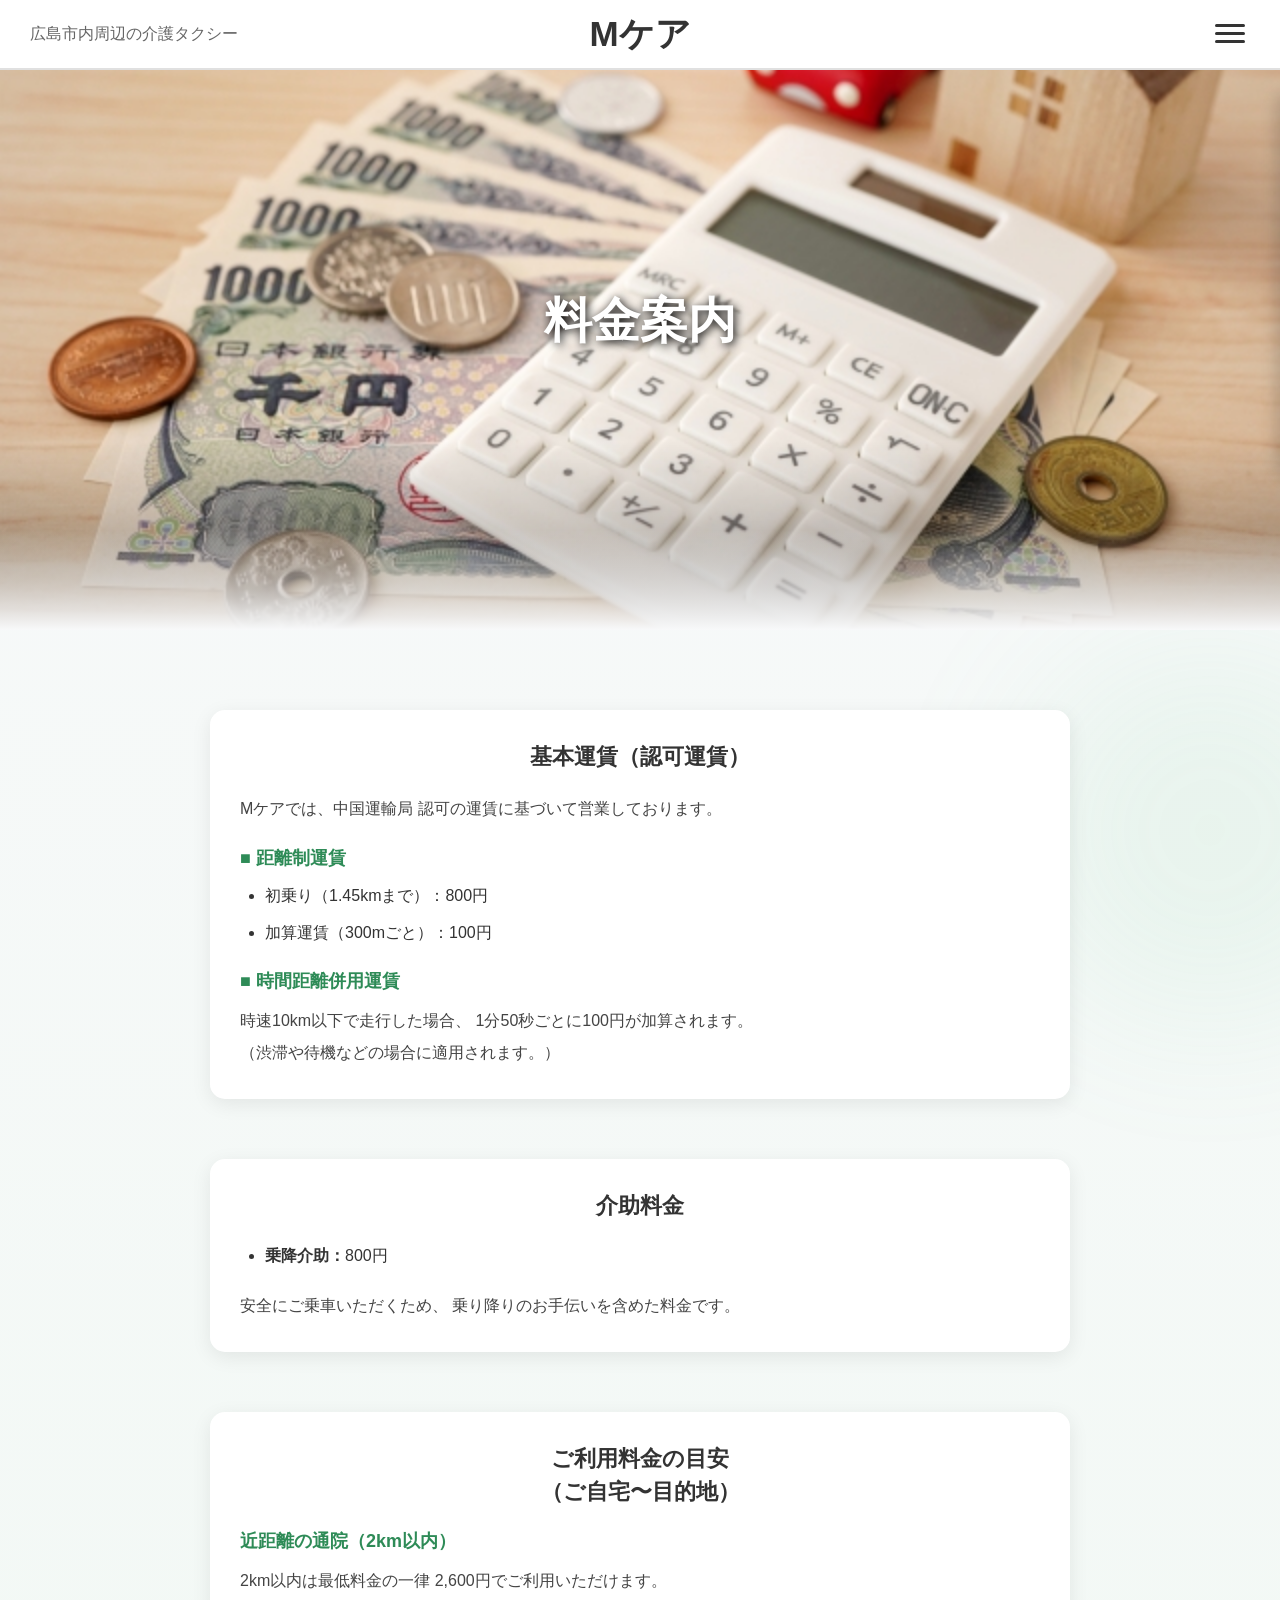
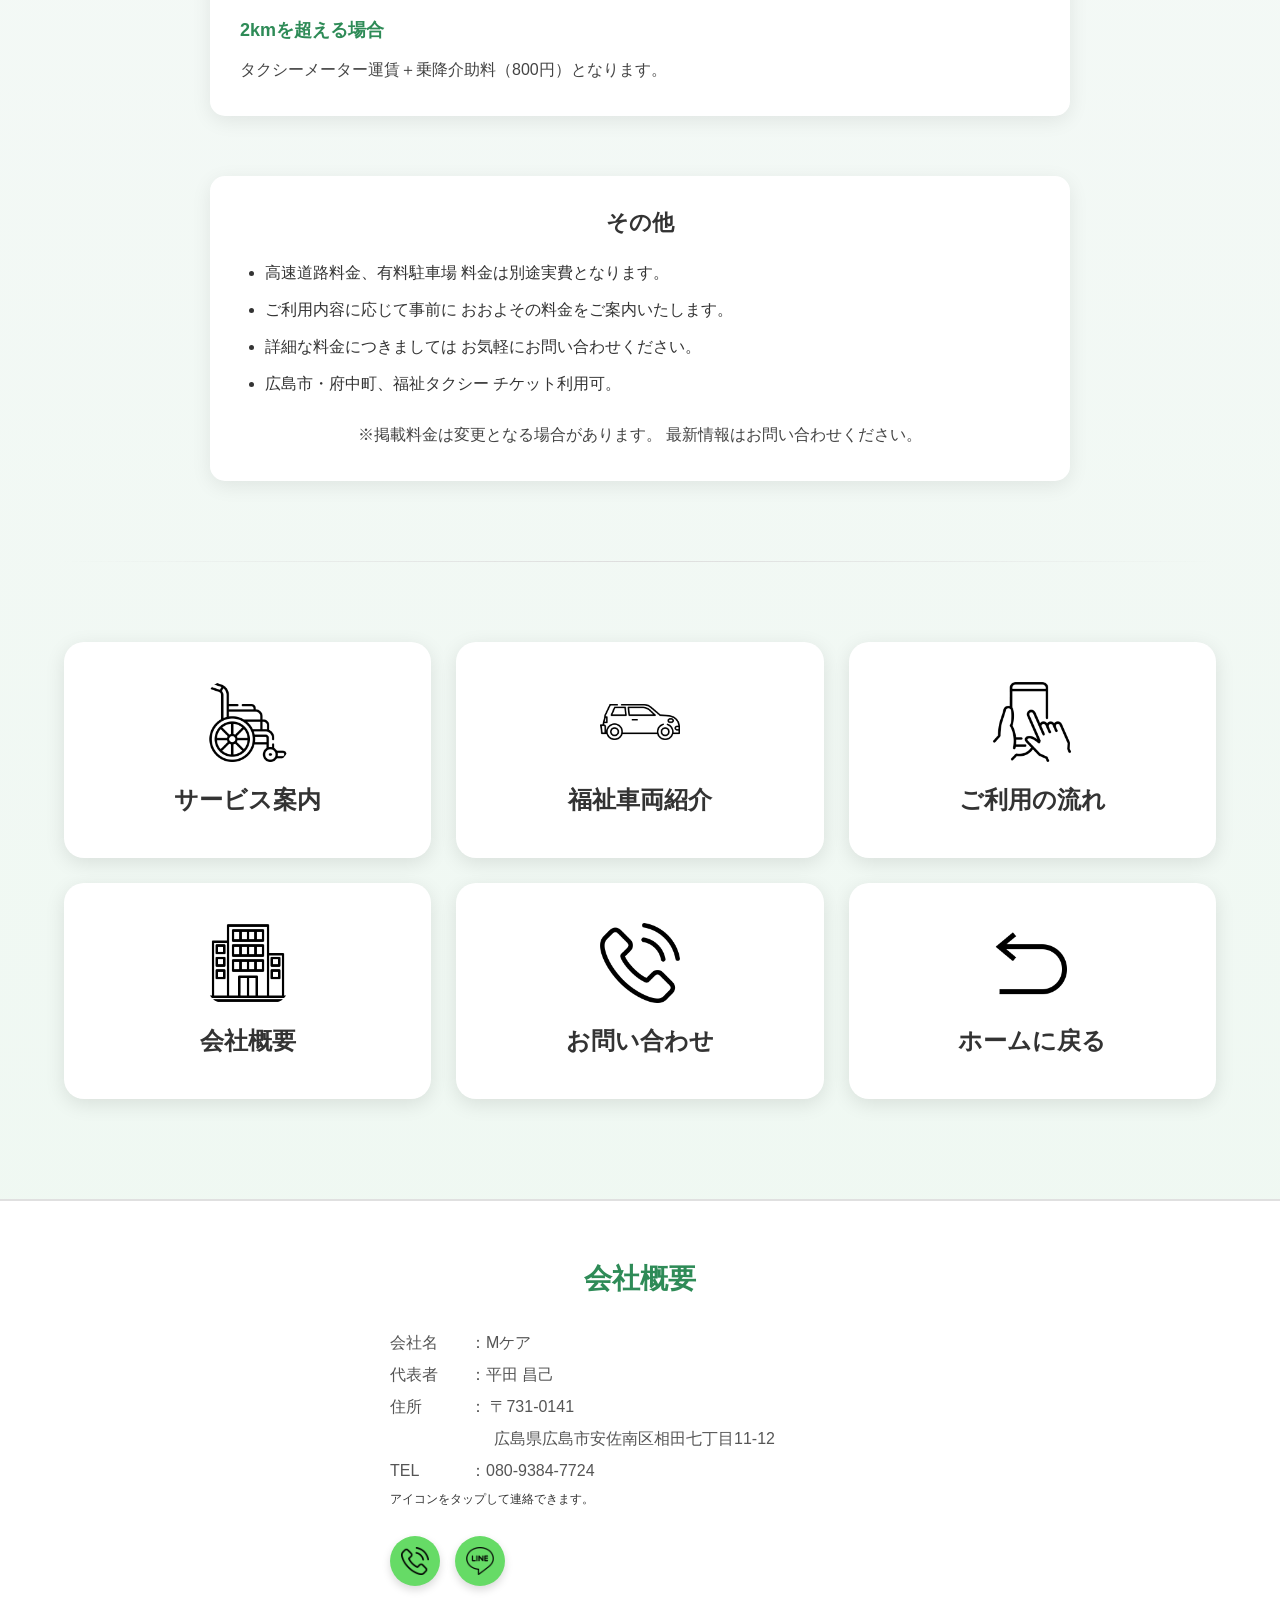
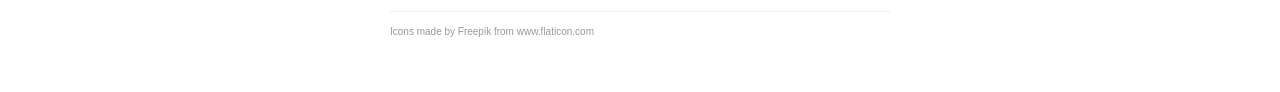
<file: price.html>
<!DOCTYPE html>
<html lang="ja">
<head>
    <meta charset="UTF-8">
    <meta name="viewport" content="width=device-width, initial-scale=1.0">
    <title>介護タクシーMケア｜広島市の安心送迎サービス</title>
    <meta property="og:title" content="介護タクシーMケア">
    <meta property="og:description" content="広島市内周辺の安心・安全な介護タクシーサービス">
    <meta property="og:type" content="website">
    <meta property="og:url" content="https://あなたのURL">
    <meta property="og:image" content="https://あなたのURL/assets/images/ogp.jpg">
    <meta name="twitter:card" content="summary_large_image">
    <meta name="twitter:title" content="介護タクシーMケア">
    <meta name="twitter:description" content="広島市内周辺の安心・安全な介護タクシーサービス">
    <meta name="twitter:image" content="https://あなたのURL/assets/images/ogp.jpg">
    <meta name="description" content="広島市内周辺の介護タクシーMケア。車椅子対応・通院・外出を安心安全にサポートします。">
    <meta name="keywords" content="介護タクシー,広島,福祉タクシー,車椅子対応,送迎">
    <meta name="theme-color" content="#2e8b57">

    <link rel="stylesheet" href="./assets/css/common/sanitize.css">
    <link rel="stylesheet" href="./assets/css/common/body.css">
    <link rel="stylesheet" href="./assets/css/common/footer.css">
    <link rel="stylesheet" href="./assets/css/common/header.css">
    <link rel="stylesheet" href="./assets/css/common/menu.css">
    <link rel="stylesheet" href="./assets/css/common/animation.css">
    <link rel="stylesheet" href="./assets/css/common/hero.css">
    <link rel="stylesheet" href="./assets/css/common/section.css">
    <link rel="stylesheet" href="./assets/css/common/background.css">
    <link rel="stylesheet" href="./assets/css/price.css">
</head>

<body>

    <div id="header"></div>

    <!-- サイドメニュー -->
    <nav id="side-menu">

        <a href="./service.html">サービス内容</a>
        <a href="./vehicle.html">福祉車両紹介</a>
        <a href="./flow.html">ご利用の流れ</a>
        <a href="./company.html">会社概要</a>
        <a href="./contact.html">お問い合わせ</a>
        <a href="./index.html">ホームに戻る</a>

    </nav>


    <!-- メイン画像 -->
    <section class="hero">

        <img src="./assets/images/money%20Photo.jpg" alt="メイン画像">

        <div class="hero-text">
            <h1>料金案内</h1>
        </div>

    </section>


    <!-- 内容 -->
    <section class="price">

        <div class="price-block">
            <h3 class="price-title">
                <span>基本運賃</span><span><span>（認可運賃）</span>
            </h3>
            <p class="price-title">
                <span>Mケア</span><span>では、</span><span>中国</span><span>運輸局</span>
                <span>認可の</span><span>運賃に</span><span>基づいて</span><span>営業して</span><span>おります。</span>
            </p>

            <h4>■ 距離制運賃</h4>
            <ul>
                <li>初乗り（1.45kmまで）：800円</li>
                <li>加算運賃（300mごと）：100円</li>
            </ul>

            <h4>■ 時間距離併用運賃</h4>
            <p class="price-title">
                <span>時速10km</span><span>以下で</span><span>走行した</span><span>場合、</span>
                <span>1分50秒</span><span>ごとに</span><span>100円が</span><span>加算されます。</span><br>
                <span>（渋滞や</span><span>待機などの</span><span>場合に</span><span>適用されます。）</span>
            </p>
        </div>

        <div class="price-block">
            <h3 class="price-title">
                <span>介助</span><span>料金</span>
            </h3>
            <ul>
                <li><strong>乗降介助：</strong>800円</li>
            </ul>
            <p class="price-title">
                <span>安全に</span><span>ご乗車</span><span>いただく</span><span>ため、</span>
                <span>乗り降りの</span><span>お手伝いを</span><span>含めた</span><span>料金です。</span>
            </p>
        </div>

        <div class="price-block">
            <h3 class="price-title">
                <span>ご利用</span><span>料金の</span><span>目安</span><br>
                （ご自宅〜目的地）
            </h3>

            <h4>近距離の通院（2km以内）</h4>
            <p class="price-title">
                <span>2km以内は</span><span>最低料金の</span><span>一律</span>
                <span>2,600円で</span><span>ご利用</span><span>いただけます。</span>
            </p>

            <h4>2kmを超える場合</h4>
            <p>
                タクシーメーター運賃＋乗降介助料（800円）となります。
            </p>
        </div>

        <div class="price-block">
            <h3>その他</h3>
            <ul>
                <li class="price-title">
                    <span>高速道路</span><span>料金、</span><span>有料駐車場</span>
                    <span>料金は</span><span>別途</span><span>実費と</span><span>なります。</span>
                </li>
                <li class="price-title">
                    <span>ご利用</span><span>内容に</span><span>応じて</span><span>事前に</span>
                    <span>おおよその</span><span>料金を</span><span>ご案内</span><span>いたします。</span>
                </li>
                <li class="price-title">
                    <span>詳細な</span><span>料金に</span><span>つきましては</span>
                    <span>お気軽に</span><span>お問い</span><span>合わせ</span><span>ください。</span>
                </li>
                <li class="price-title">
                    <span>広島市・</span><span>府中町、</span><span>福祉</span><span>タクシー</span>
                    <span>チケット</span><span>利用可。</span>
                </li>
            </ul>

            <p class="price-note price-title">
                <span>※掲載</span><span>料金は</span><span>変更と</span><span>なる</span><span>場合が</span><span>あります。</span>
                <span>最新情報は</span><span>お問い</span><span>合わせ</span><span>ください。</span>
            </p>
        </div>

    </section>
    <!-- 線 -->

    <div class="section-divider"></div>

    <!-- メニュー -->
    <section class="menu">

        <a href="./service.html" class="card">
            <img src="./assets/images/wheelchair.png" alt="サービス案内">
            <span>サービス案内</span>
        </a>

        <a href="./vehicle.html" class="card">
            <img src="./assets/images/car.png" alt="福祉車両紹介">
            <span>福祉車両紹介</span>
        </a>

        <a href="./flow.html" class="card">
            <img src="./assets/images/touch.png" alt="ご利用の流れ">
            <span>ご利用の流れ</span>
        </a>

        <a href="./company.html" class="card">
            <img src="./assets/images/company.png" alt="会社概要">
            <span>会社概要</span>
        </a>

        <a href="./contact.html" class="card">
            <img src="./assets/images/phone-call.png" alt="お問い合わせ">
            <span>お問い合わせ</span>
        </a>

        <a href="./index.html" class="card">
            <img src="./assets/images/return.png" alt="ホームに戻る">
            <span>ホームに戻る</span>
        </a>

    </section>

    <div id="footer"></div>

    <script src="./assets/js/header.js"></script>
    <script src="./assets/js/footer.js" defer></script>
    <script src="./assets/js/index.js" defer></script>

</body>
</html>
</file>
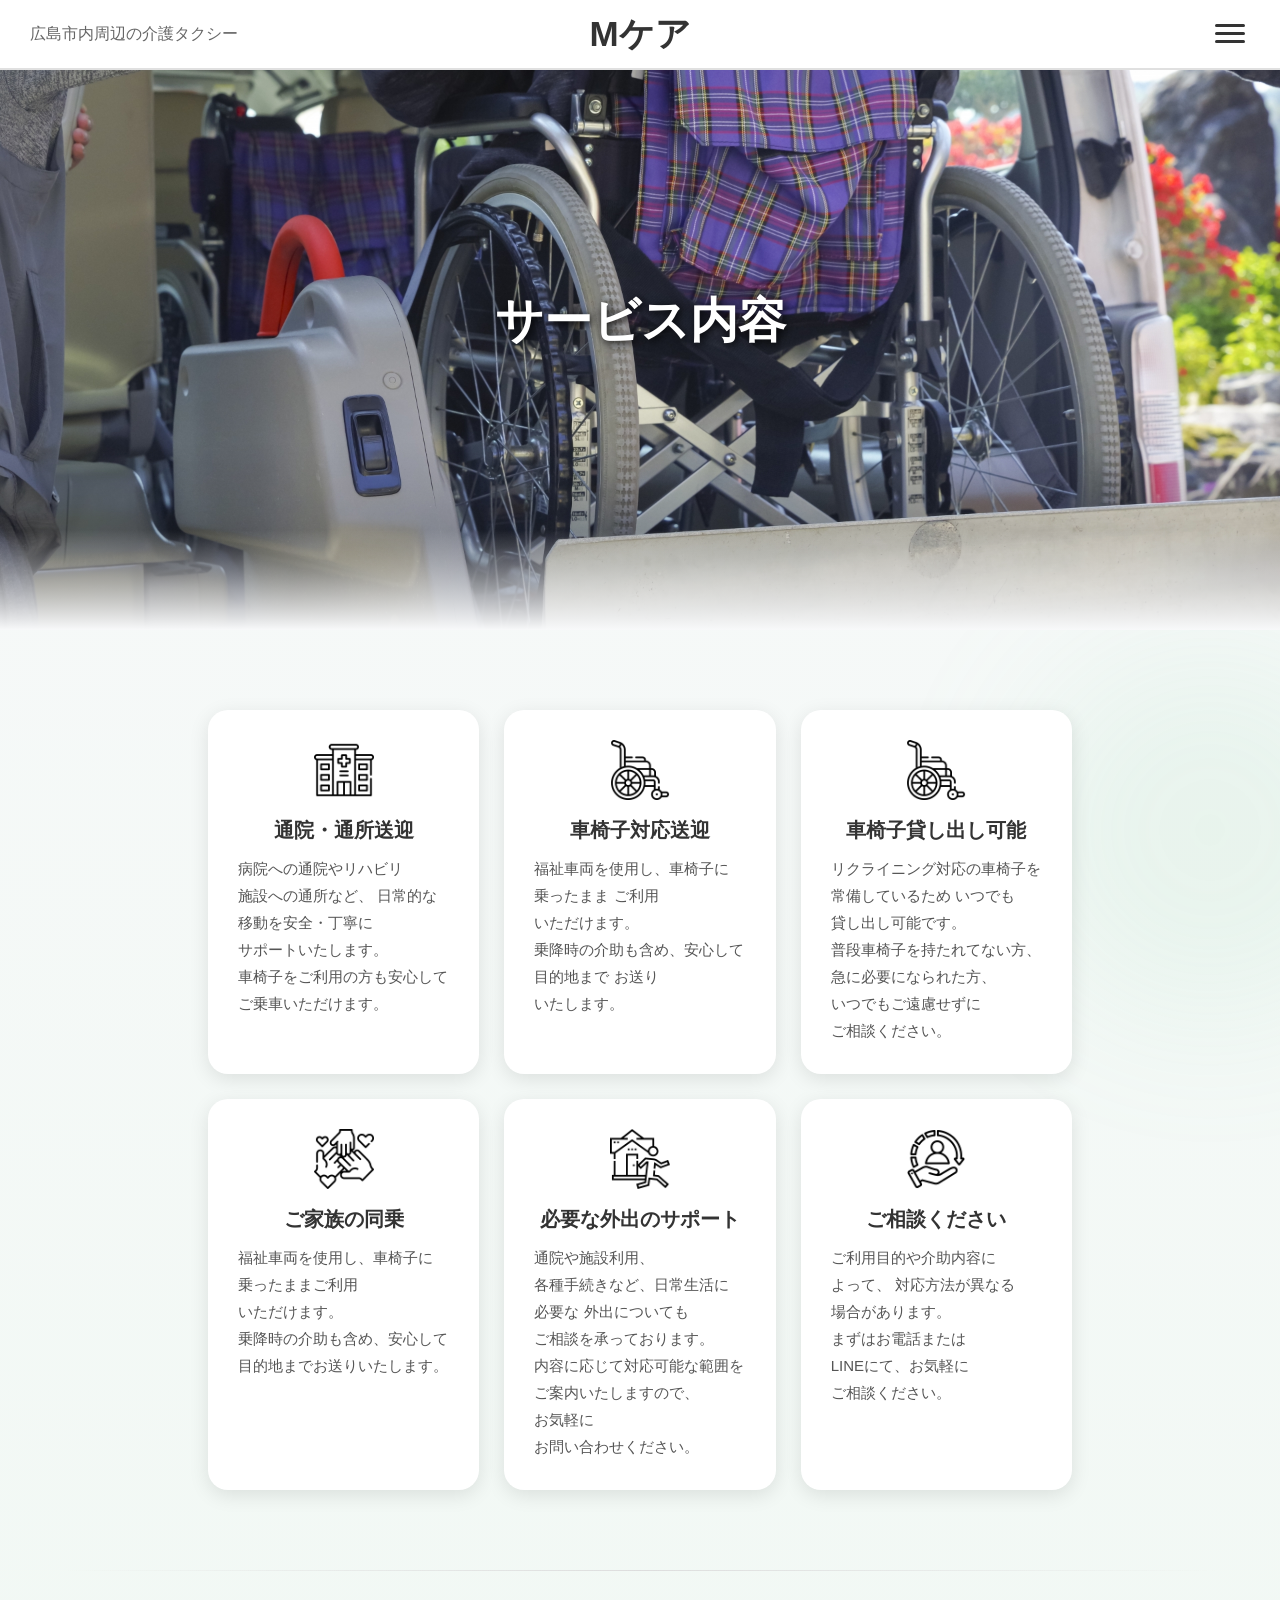
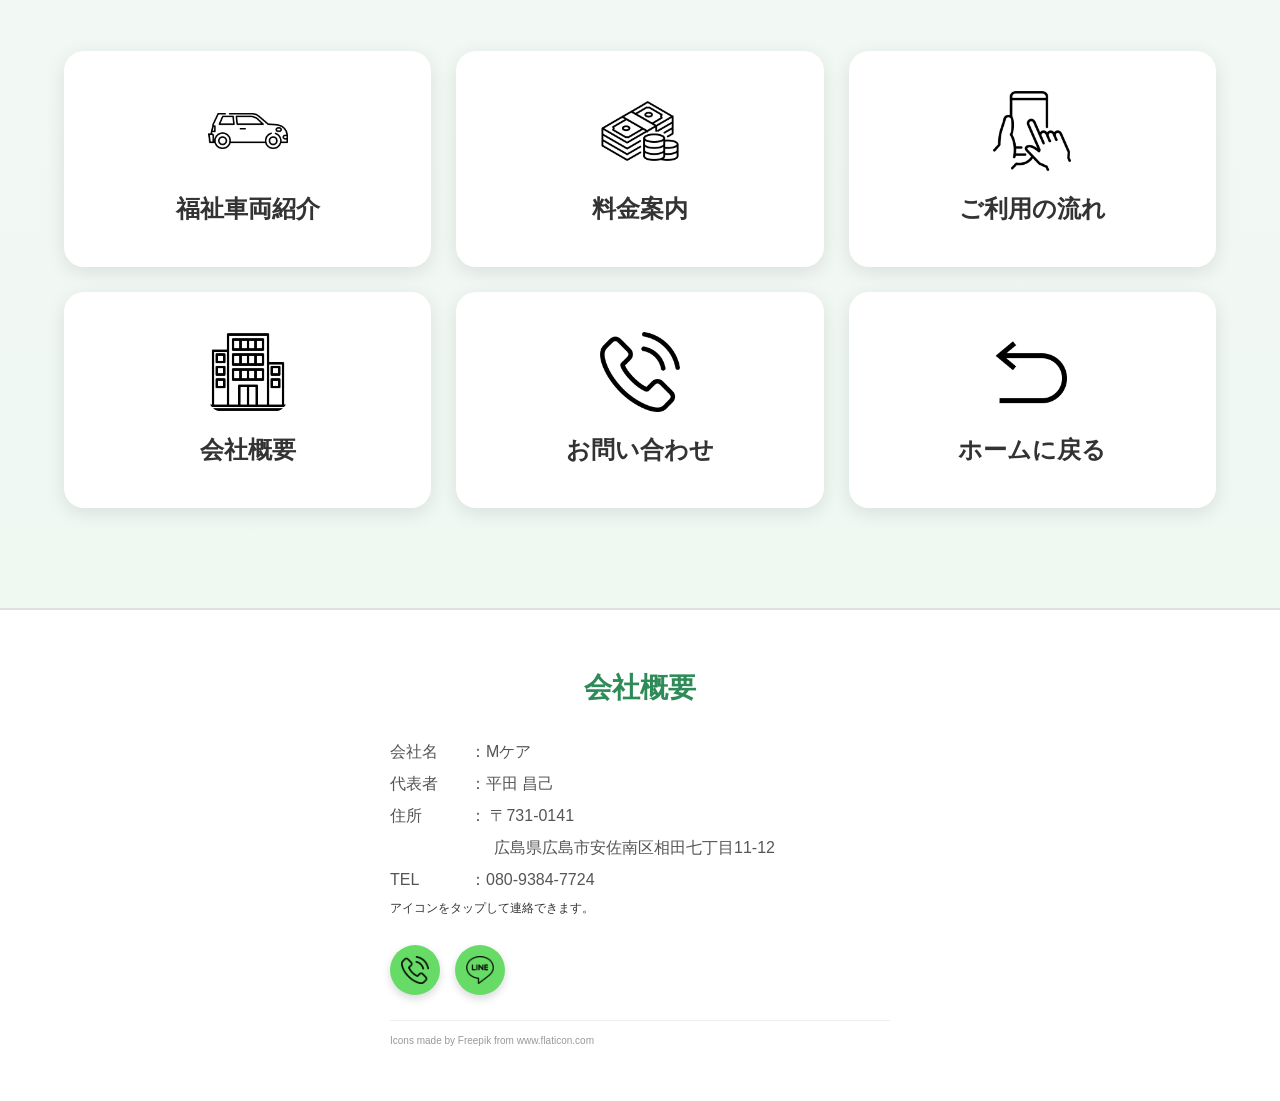
<file: service.html>
<!DOCTYPE html>
<html lang="ja">
<head>
    <meta charset="UTF-8">
    <meta name="viewport" content="width=device-width, initial-scale=1.0">
    <title>介護タクシーMケア｜広島市の安心送迎サービス</title>
    <meta property="og:title" content="介護タクシーMケア">
    <meta property="og:description" content="広島市内周辺の安心・安全な介護タクシーサービス">
    <meta property="og:type" content="website">
    <meta property="og:url" content="https://あなたのURL">
    <meta property="og:image" content="https://あなたのURL/assets/images/ogp.jpg">
    <meta name="twitter:card" content="summary_large_image">
    <meta name="twitter:title" content="介護タクシーMケア">
    <meta name="twitter:description" content="広島市内周辺の安心・安全な介護タクシーサービス">
    <meta name="twitter:image" content="https://あなたのURL/assets/images/ogp.jpg">
    <meta name="description" content="広島市内周辺の介護タクシーMケア。車椅子対応・通院・外出を安心安全にサポートします。">
    <meta name="keywords" content="介護タクシー,広島,福祉タクシー,車椅子対応,送迎">
    <meta name="theme-color" content="#2e8b57">

    <link rel="stylesheet" href="./assets/css/common/sanitize.css">
    <link rel="stylesheet" href="./assets/css/common/body.css">
    <link rel="stylesheet" href="./assets/css/common/footer.css">
    <link rel="stylesheet" href="./assets/css/common/header.css">
    <link rel="stylesheet" href="./assets/css/common/menu.css">
    <link rel="stylesheet" href="./assets/css/common/animation.css">
    <link rel="stylesheet" href="./assets/css/common/hero.css">
    <link rel="stylesheet" href="./assets/css/common/section.css">
    <link rel="stylesheet" href="./assets/css/common/background.css">
    <link rel="stylesheet" href="./assets/css/service.css">
</head>

<body>

    <div id="header"></div>

    <!-- サイドメニュー -->
    <nav id="side-menu">

        <a href="./vehicle.html">福祉車両紹介</a>
        <a href="./price.html">料金案内</a>
        <a href="./flow.html">ご利用の流れ</a>
        <a href="./company.html">会社概要</a>
        <a href="./contact.html">お問い合わせ</a>
        <a href="./index.html">ホームに戻る</a>

    </nav>


    <!-- メイン画像 -->
    <section class="hero">

        <img src="./assets/images/32542741_m.jpg" alt="メイン画像">

        <div class="hero-text">
            <h1 class="service-title">
                <span>サービス</span><span>内容</span>
            </h1>
        </div>

    </section>


    <!-- ご挨拶 -->

    <section class="service">

        <div class="service-list">

            <div class="service-item">
                <img src="./assets/images/hospital.png" alt="通院送迎">
                <h3 class="service-title">
                    <span>通院・</span><span>通所</span><span>送迎</span>
                </h3>
                <p class="service-title">
                    <span>病院への</span><span>通院や</span><span>リハビリ</span><span>施設への</span><span>通所など、</span>
                    <span>日常的な</span><span>移動を</span><span>安全・</span><span>丁寧に</span><span>サポートいたします。</span><br>
                    <span>車椅子を</span><span>ご利用の</span><span>方も</span><span>安心して</span><span>ご乗車</span><span>いただけます。</span>
                </p>
            </div>

            <div class="service-item">
                <img src="./assets/images/wheelchair.png" alt="車椅子対応">
                <h3 class="service-title">
                    <span>車椅子</span><span>対応</span><span>送迎</span>
                </h3>
                <p class="service-title">
                    <span>福祉車両を</span><span>使用し、</span><span>車椅子に</span><span>乗った</span><span>まま</span>
                    <span>ご利用</span><span>いただけます。</span><br>
                    <span>乗降時の</span><span>介助も</span><span>含め、</span><span>安心して</span><span>目的地まで</span>
                    <span>お送り</span><span>いたします。</span>
                </p>
            </div>

            <div class="service-item">
                <img src="./assets/images/wheelchair.png" alt="車椅子対応">
                <h3 class="service-title">
                    <span>車椅子</span><span>貸し出し</span><span>可能</span>
                </h3>
                <p class="service-title">
                    <span>リクライニング</span><span>対応の</span><span>車椅子を</span><span>常備しているため</span>
                    <span>いつでも</span><span>貸し出し</span><span>可能です。</span><br>
                    <span>普段</span><span>車椅子を</span><span>持たれてない方、</span><span>急に</span><span>必要に</span><span>なられた方、</span>
                    <span>いつでも</span><span>ご遠慮せずに</span><span>ご相談ください。</span>
                </p>
            </div>

            <div class="service-item">
                <img src="./assets/images/foster-family.png" alt="家族同乗">
                <h3 class="service-title">
                    <span>ご家族の</span><span>同乗</span>
                </h3>
                <p class="service-title">
                    <span>福祉車両を</span><span>使用し、</span><span>車椅子に</span><span>乗った</span><span>まま</span><span>ご利用</span><span>いただけます。</span><br>
                    <span>乗降時の</span><span>介助も</span><span>含め、</span><span>安心して</span><span>目的地まで</span><span>お送り</span><span>いたします。</span>
                </p>
            </div>

            <div class="service-item">
                <img src="./assets/images/out-of-home.png" alt="外出支援">
                <h3 class="service-title">
                    <span>必要な</span><span>外出の</span><span>サポート</span>
                </h3>
                <p class="service-title">
                    <span>通院や</span><span>施設利用、</span><span>各種手続きなど、</span><span>日常生活に</span><span>必要な</span>
                    <span>外出についても</span><span>ご相談を</span><span>承っております。</span><br>
                    <span>内容に</span><span>応じて</span><span>対応可能な</span><span>範囲を</span><span>ご案内いたしますので、</span>
                    <span>お気軽に</span><span>お問い合わせください。</span>
                </p>
            </div>

            <div class="service-item">
                <img src="./assets/images/customer-service.png" alt="相談">
                <h3 class="service-title">
                    <span>ご相談</span><span>ください</span>
                </h3>
                <p class="service-title">
                    <span>ご利用</span><span>目的や</span><span>介助</span><span>内容に</span><span>よって、</span>
                    <span>対応方法が</span><span>異なる</span><span>場合が</span><span>あります。</span><br>
                    <span>まずは</span><span>お電話または</span><span>LINEにて、</span><span>お気軽に</span><span>ご相談ください。</span>
                </p>
            </div>

        </div>

    </section>

    <div class="section-divider"></div>

    <!-- メニュー -->
    <section class="menu">

        <a href="./vehicle.html" class="card">
            <img src="./assets/images/car.png" alt="福祉車両紹介">
            <span>福祉車両紹介</span>
        </a>

        <a href="./price.html" class="card">
            <img src="./assets/images/money.png" alt="料金案内">
            <span>料金案内</span>
        </a>

        <a href="./flow.html" class="card">
            <img src="./assets/images/touch.png" alt="ご利用の流れ">
            <span>ご利用の流れ</span>
        </a>

        <a href="./company.html" class="card">
            <img src="./assets/images/company.png" alt="会社概要">
            <span>会社概要</span>
        </a>

        <a href="./contact.html" class="card">
            <img src="./assets/images/phone-call.png" alt="お問い合わせ">
            <span>お問い合わせ</span>
        </a>

        <a href="./index.html" class="card">
            <img src="./assets/images/return.png" alt="ホームに戻る">
            <span>ホームに戻る</span>
        </a>

    </section>

    <div id="footer"></div>

    <script src="./assets/js/header.js"></script>
    <script src="./assets/js/footer.js" defer></script>
    <script src="./assets/js/index.js" defer></script>

</body>
</html>
</file>
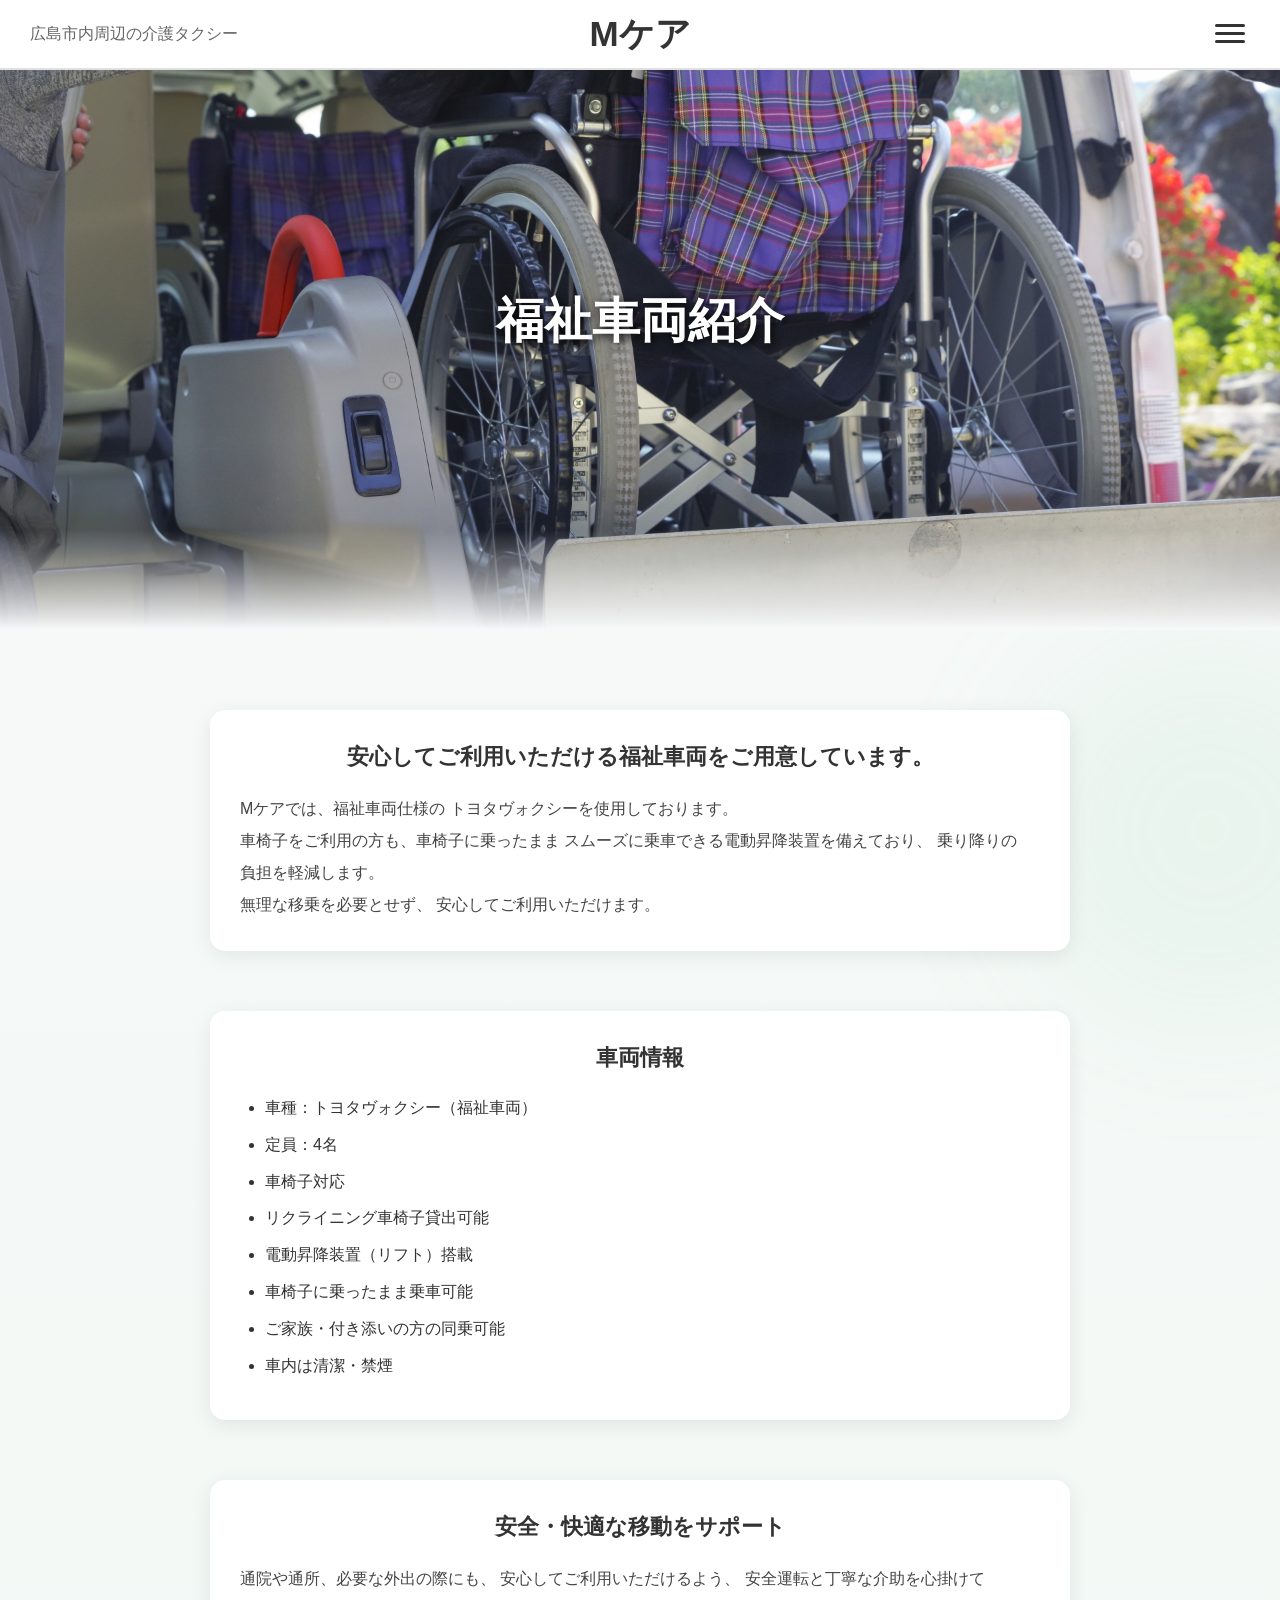
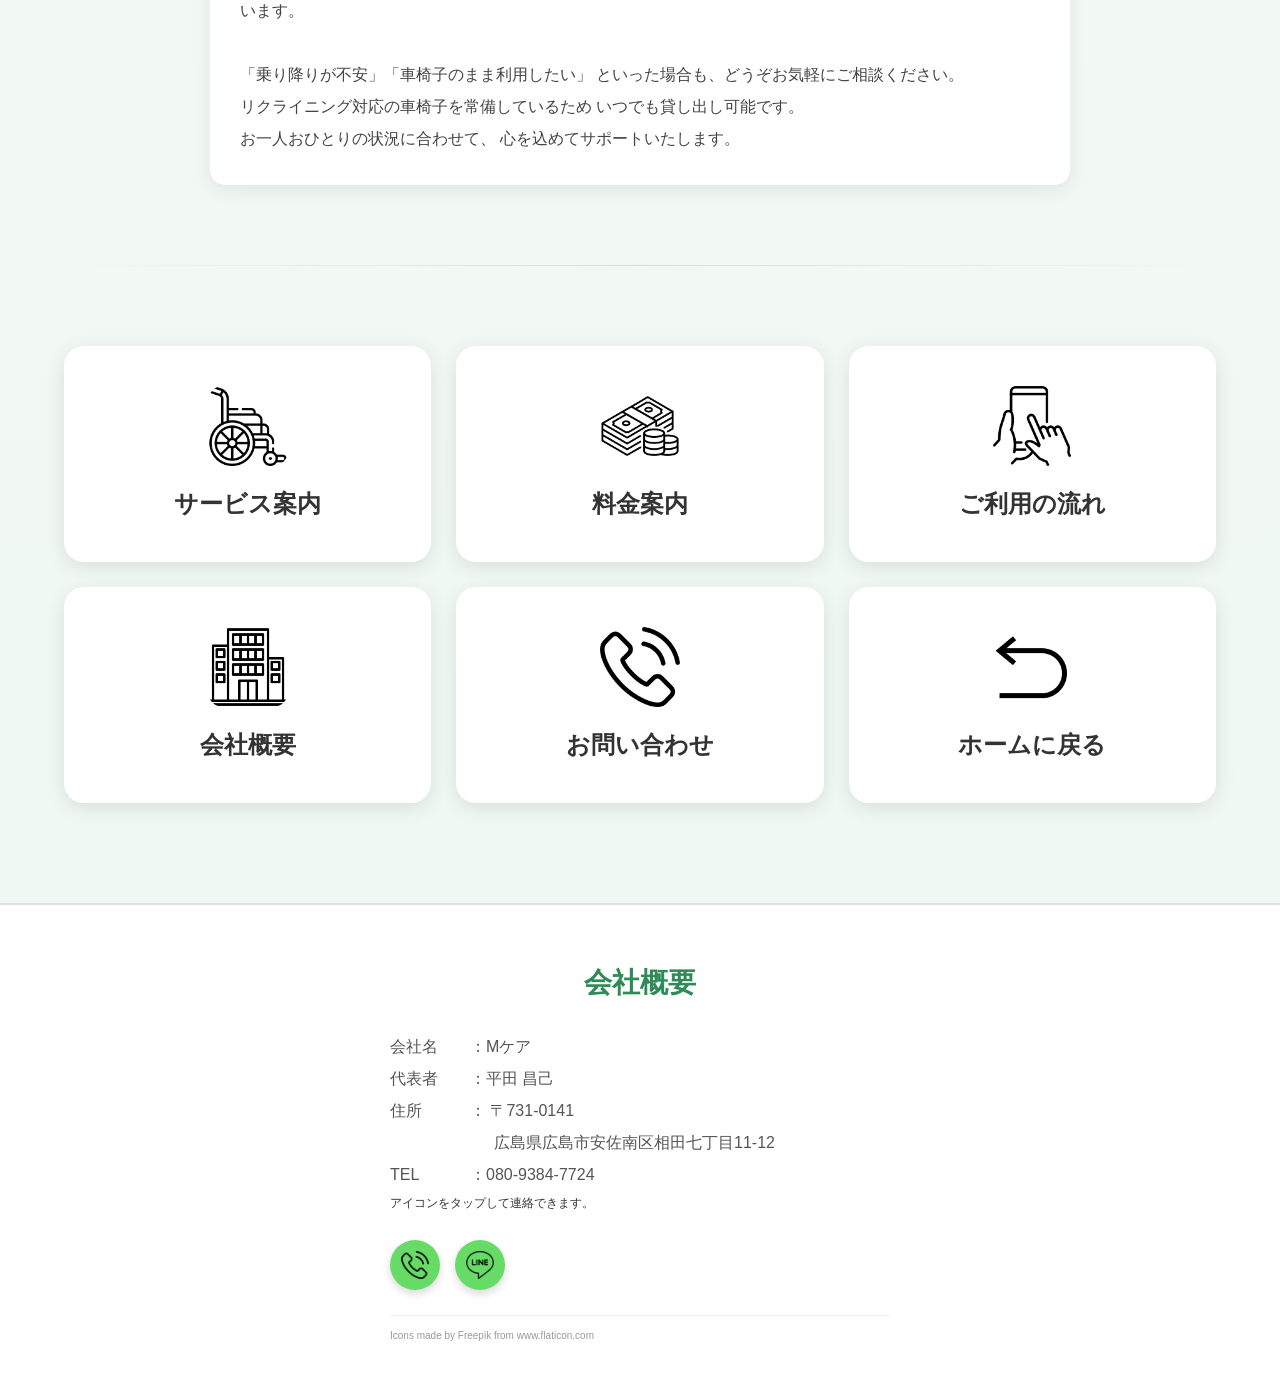
<file: vehicle.html>
<!DOCTYPE html>
<html lang="ja">
<head>
    <meta charset="UTF-8">
    <meta name="viewport" content="width=device-width, initial-scale=1.0">
    <title>介護タクシーMケア｜広島市の安心送迎サービス</title>
    <meta property="og:title" content="介護タクシーMケア">
    <meta property="og:description" content="広島市内周辺の安心・安全な介護タクシーサービス">
    <meta property="og:type" content="website">
    <meta property="og:url" content="https://あなたのURL">
    <meta property="og:image" content="https://あなたのURL/assets/images/ogp.jpg">
    <meta name="twitter:card" content="summary_large_image">
    <meta name="twitter:title" content="介護タクシーMケア">
    <meta name="twitter:description" content="広島市内周辺の安心・安全な介護タクシーサービス">
    <meta name="twitter:image" content="https://あなたのURL/assets/images/ogp.jpg">
    <meta name="description" content="広島市内周辺の介護タクシーMケア。車椅子対応・通院・外出を安心安全にサポートします。">
    <meta name="keywords" content="介護タクシー,広島,福祉タクシー,車椅子対応,送迎">
    <meta name="theme-color" content="#2e8b57">

    <link rel="stylesheet" href="./assets/css/common/sanitize.css">
    <link rel="stylesheet" href="./assets/css/common/body.css">
    <link rel="stylesheet" href="./assets/css/common/footer.css">
    <link rel="stylesheet" href="./assets/css/common/header.css">
    <link rel="stylesheet" href="./assets/css/common/menu.css">
    <link rel="stylesheet" href="./assets/css/common/animation.css">
    <link rel="stylesheet" href="./assets/css/common/hero.css">
    <link rel="stylesheet" href="./assets/css/common/section.css">
    <link rel="stylesheet" href="./assets/css/common/background.css">
    <link rel="stylesheet" href="./assets/css/vehicle.css">
</head>

<body>

    <div id="header"></div>

    <!-- サイドメニュー -->
    <nav id="side-menu">

        <a href="./service.html">サービス内容</a>
        <a href="./price.html">料金案内</a>
        <a href="./flow.html">ご利用の流れ</a>
        <a href="./company.html">会社概要</a>
        <a href="./contact.html">お問い合わせ</a>
        <a href="./index.html">ホームに戻る</a>

    </nav>


    <!-- メイン画像 -->
    <section class="hero">

        <img src="./assets/images/32542741_m.jpg" alt="メイン画像">

        <div class="hero-text">
            <h1 class="vehicle-title">
                <span>福祉</span><span>車両</span><span>紹介</span>
            </h1>
        </div>

    </section>


    <!-- 内容 -->
    <section class="vehicle">

        <div class="vehicle-block">
            <h3 class="vehicle-title">
                <span>安心して</span><span>ご利用いただける</span><span>福祉車両を</span><span>ご用意しています。</span>
            </h3>

            <p class="vehicle-title">
                <span>Mケア</span><span>では、</span><span>福祉車両</span><span>仕様の</span>
                <span>トヨタ</span><span>ヴォクシーを</span><span>使用して</span><span>おります。</span><br>
                
                <span>車椅子を</span><span>ご利用の</span><span>方も、</span><span>車椅子に</span><span>乗った</span><span>まま</span>
                <span>スムーズに</span><span>乗車できる</span><span>電動</span><span>昇降装置を</span><span>備えて</span><span>おり、</span>
                <span>乗り降りの</span><span>負担を</span><span>軽減します。</span><br>
                
                <span>無理な</span><span>移乗を</span><span>必要と</span><span>せず、</span>
                <span>安心して</span><span>ご利用</span><span>いただけます。</span>
            </p>
        </div>

        <div class="vehicle-block">
            <h3>車両情報</h3>

            <ul>
                <li class="vehicle-title">
                    <span>車種：</span><span>トヨタ</span><span>ヴォクシー</span><span>（福祉車両）</span>
                </li>
                <li class="vehicle-title">
                    <span>定員：</span><span>4名</span>
                </li>
                <li class="vehicle-title">
                    <span>車椅子</span><span>対応</span>
                </li>
                <li class="vehicle-title">
                    <span>リクライニング</span><span>車椅子</span><span>貸出可能</span>
                </li>
                <li class="vehicle-title">
                    <span>電動</span><span>昇降装置</span><span>（リフト）</span><span>搭載</span>
                </li>
                <li class="vehicle-title">
                    <span>車椅子に</span><span>乗った</span><span>まま</span><span>乗車</span><span>可能</span>
                </li>
                <li class="vehicle-title">
                    <span>ご家族・</span><span>付き添いの</span><span>方の</span><span>同乗</span><span>可能</span>
                </li>
                <li class="vehicle-title">
                    <span>車内は</span><span>清潔・</span><span>禁煙</span>
                </li>
            </ul>
        </div>

        <div class="vehicle-block">
            <h3 class="vehicle-title">
                <span>安全・</span><span>快適な</span><span>移動を</span><span>サポート</span>
            </h3>

            <p class="vehicle-title">
                <span>通院や</span><span>通所、</span><span>必要な</span><span>外出の</span><span>際にも、</span>
                <span>安心して</span><span>ご利用</span><span>いただける</span><span>よう、</span>
                <span>安全運転と</span><span>丁寧な</span><span>介助を</span><span>心掛けて</span><span>います。</span><br><br>

                <span>「乗り降りが</span><span>不安」</span><span>「車椅子の</span><span>まま</span><span>利用したい」</span>
                <span>といった</span><span>場合も、</span><span>どうぞ</span><span>お気軽に</span><span>ご相談</span><span>ください。</span><br>
                <span>リクライニング</span><span>対応の</span><span>車椅子を</span><span>常備して</span><span>いるため</span>
                <span>いつでも</span><span>貸し出し</span><span>可能です。</span><br>
                <span>お一人</span><span>おひとりの</span><span>状況に</span><span>合わせて、</span>
                <span>心を</span><span>込めて</span><span>サポート</span><span>いたします。</span>
            </p>
        </div>

    </section>
    <!-- 線 -->

    <div class="section-divider"></div>

    <!-- メニュー -->
    <section class="menu">

        <a href="./service.html" class="card">
            <img src="./assets/images/wheelchair.png" alt="サービス案内">
            <span>サービス案内</span>
        </a>

        <a href="./price.html" class="card">
            <img src="./assets/images/money.png" alt="料金案内">
            <span>料金案内</span>
        </a>

        <a href="./flow.html" class="card">
            <img src="./assets/images/touch.png" alt="ご利用の流れ">
            <span>ご利用の流れ</span>
        </a>

        <a href="./company.html" class="card">
            <img src="./assets/images/company.png" alt="会社概要">
            <span>会社概要</span>
        </a>

        <a href="./contact.html" class="card">
            <img src="./assets/images/phone-call.png" alt="お問い合わせ">
            <span>お問い合わせ</span>
        </a>

        <a href="./index.html" class="card">
            <img src="./assets/images/return.png" alt="ホームに戻る">
            <span>ホームに戻る</span>
        </a>

    </section>

    <div id="footer"></div>

    <script src="./assets/js/header.js"></script>
    <script src="./assets/js/footer.js" defer></script>
    <script src="./assets/js/index.js" defer></script>

</body>
</html>
</file>
<file: assets/css/common/sanitize.css>
/* Document
 * ========================================================================== */

/**
 * Add border box sizing in all browsers (opinionated).
 */

*,
::before,
::after {
  box-sizing: border-box;
}

/**
 * 1. Add text decoration inheritance in all browsers (opinionated).
 * 2. Add vertical alignment inheritance in all browsers (opinionated).
 */

::before,
::after {
  text-decoration: inherit; /* 1 */
  vertical-align: inherit; /* 2 */
}

/**
 * 1. Use the default cursor in all browsers (opinionated).
 * 2. Change the line height in all browsers (opinionated).
 * 3. Use a 4-space tab width in all browsers (opinionated).
 * 4. Remove the grey highlight on links in iOS (opinionated).
 * 5. Prevent adjustments of font size after orientation changes in
 *    IE on Windows Phone and in iOS.
 * 6. Breaks words to prevent overflow in all browsers (opinionated).
 */

html {
  cursor: default; /* 1 */
  line-height: 1.5; /* 2 */
  -moz-tab-size: 4; /* 3 */
  tab-size: 4; /* 3 */
  -webkit-tap-highlight-color: transparent /* 4 */;
  -ms-text-size-adjust: 100%; /* 5 */
  -webkit-text-size-adjust: 100%; /* 5 */
  word-break: break-word; /* 6 */
}

/* Sections
 * ========================================================================== */

/**
 * Remove the margin in all browsers (opinionated).
 */

body {
  margin: 0;
}

/**
 * Correct the font size and margin on `h1` elements within `section` and
 * `article` contexts in Chrome, Edge, Firefox, and Safari.
 */

h1 {
  font-size: 2em;
  margin: 0.67em 0;
}

/* Grouping content
 * ========================================================================== */

/**
 * Remove the margin on nested lists in Chrome, Edge, IE, and Safari.
 */

dl dl,
dl ol,
dl ul,
ol dl,
ul dl {
  margin: 0;
}

/**
 * Remove the margin on nested lists in Edge 18- and IE.
 */

ol ol,
ol ul,
ul ol,
ul ul {
  margin: 0;
}

/**
 * 1. Add the correct sizing in Firefox.
 * 2. Show the overflow in Edge 18- and IE.
 */

hr {
  height: 0; /* 1 */
  overflow: visible; /* 2 */
}

/**
 * Add the correct display in IE.
 */

main {
  display: block;
}

/**
 * Remove the list style on navigation lists in all browsers (opinionated).
 */

nav ol,
nav ul {
  list-style: none;
  padding: 0;
}

/**
 * 1. Correct the inheritance and scaling of font size in all browsers.
 * 2. Correct the odd `em` font sizing in all browsers.
 */

pre {
  font-family: monospace, monospace; /* 1 */
  font-size: 1em; /* 2 */
}

/* Text-level semantics
 * ========================================================================== */

/**
 * Remove the gray background on active links in IE 10.
 */

a {
  background-color: transparent;
}

/**
 * Add the correct text decoration in Edge 18-, IE, and Safari.
 */

abbr[title] {
  text-decoration: underline;
  text-decoration: underline dotted;
}

/**
 * Add the correct font weight in Chrome, Edge, and Safari.
 */

b,
strong {
  font-weight: bolder;
}

/**
 * 1. Correct the inheritance and scaling of font size in all browsers.
 * 2. Correct the odd `em` font sizing in all browsers.
 */

code,
kbd,
samp {
  font-family: monospace, monospace; /* 1 */
  font-size: 1em; /* 2 */
}

/**
 * Add the correct font size in all browsers.
 */

small {
  font-size: 80%;
}

/* Embedded content
 * ========================================================================== */

/*
 * Change the alignment on media elements in all browsers (opinionated).
 */

audio,
canvas,
iframe,
img,
svg,
video {
  vertical-align: middle;
}

/**
 * Add the correct display in IE 9-.
 */

audio,
video {
  display: inline-block;
}

/**
 * Add the correct display in iOS 4-7.
 */

audio:not([controls]) {
  display: none;
  height: 0;
}

/**
 * Remove the border on iframes in all browsers (opinionated).
 */

iframe {
  border-style: none;
}

/**
 * Remove the border on images within links in IE 10-.
 */

img {
  border-style: none;
}

/**
 * Change the fill color to match the text color in all browsers (opinionated).
 */

svg:not([fill]) {
  fill: currentColor;
}

/**
 * Hide the overflow in IE.
 */

svg:not(:root) {
  overflow: hidden;
}

/* Tabular data
 * ========================================================================== */

/**
 * Collapse border spacing in all browsers (opinionated).
 */

table {
  border-collapse: collapse;
}

/* Forms
 * ========================================================================== */

/**
 * Remove the margin on controls in Safari.
 */

button,
input,
select {
  margin: 0;
}

/**
 * 1. Show the overflow in IE.
 * 2. Remove the inheritance of text transform in Edge 18-, Firefox, and IE.
 */

button {
  overflow: visible; /* 1 */
  text-transform: none; /* 2 */
}

/**
 * Correct the inability to style buttons in iOS and Safari.
 */

button,
[type="button"],
[type="reset"],
[type="submit"] {
  -webkit-appearance: button;
}

/**
 * 1. Change the inconsistent appearance in all browsers (opinionated).
 * 2. Correct the padding in Firefox.
 */

fieldset {
  border: 1px solid #a0a0a0; /* 1 */
  padding: 0.35em 0.75em 0.625em; /* 2 */
}

/**
 * Show the overflow in Edge 18- and IE.
 */

input {
  overflow: visible;
}

/**
 * 1. Correct the text wrapping in Edge 18- and IE.
 * 2. Correct the color inheritance from `fieldset` elements in IE.
 */

legend {
  color: inherit; /* 2 */
  display: table; /* 1 */
  max-width: 100%; /* 1 */
  white-space: normal; /* 1 */
}

/**
 * 1. Add the correct display in Edge 18- and IE.
 * 2. Add the correct vertical alignment in Chrome, Edge, and Firefox.
 */

progress {
  display: inline-block; /* 1 */
  vertical-align: baseline; /* 2 */
}

/**
 * Remove the inheritance of text transform in Firefox.
 */

select {
  text-transform: none;
}

/**
 * 1. Remove the margin in Firefox and Safari.
 * 2. Remove the default vertical scrollbar in IE.
 * 3. Change the resize direction in all browsers (opinionated).
 */

textarea {
  margin: 0; /* 1 */
  overflow: auto; /* 2 */
  resize: vertical; /* 3 */
}

/**
 * Remove the padding in IE 10-.
 */

[type="checkbox"],
[type="radio"] {
  padding: 0;
}

/**
 * 1. Correct the odd appearance in Chrome, Edge, and Safari.
 * 2. Correct the outline style in Safari.
 */

[type="search"] {
  -webkit-appearance: textfield; /* 1 */
  outline-offset: -2px; /* 2 */
}

/**
 * Correct the cursor style of increment and decrement buttons in Safari.
 */

::-webkit-inner-spin-button,
::-webkit-outer-spin-button {
  height: auto;
}

/**
 * Correct the text style of placeholders in Chrome, Edge, and Safari.
 */

::-webkit-input-placeholder {
  color: inherit;
  opacity: 0.54;
}

/**
 * Remove the inner padding in Chrome, Edge, and Safari on macOS.
 */

::-webkit-search-decoration {
  -webkit-appearance: none;
}

/**
 * 1. Correct the inability to style upload buttons in iOS and Safari.
 * 2. Change font properties to `inherit` in Safari.
 */

::-webkit-file-upload-button {
  -webkit-appearance: button; /* 1 */
  font: inherit; /* 2 */
}

/**
 * Remove the inner border and padding of focus outlines in Firefox.
 */

::-moz-focus-inner {
  border-style: none;
  padding: 0;
}

/**
 * Restore the focus outline styles unset by the previous rule in Firefox.
 */

:-moz-focusring {
  outline: 1px dotted ButtonText;
}

/**
 * Remove the additional :invalid styles in Firefox.
 */

:-moz-ui-invalid {
  box-shadow: none;
}

/* Interactive
 * ========================================================================== */

/*
 * Add the correct display in Edge 18- and IE.
 */

details {
  display: block;
}

/*
 * Add the correct styles in Edge 18-, IE, and Safari.
 */

dialog {
  background-color: white;
  border: solid;
  color: black;
  display: block;
  height: -moz-fit-content;
  height: -webkit-fit-content;
  height: fit-content;
  left: 0;
  margin: auto;
  padding: 1em;
  position: absolute;
  right: 0;
  width: -moz-fit-content;
  width: -webkit-fit-content;
  width: fit-content;
}

dialog:not([open]) {
  display: none;
}

/*
 * Add the correct display in all browsers.
 */

summary {
  display: list-item;
}

/* Scripting
 * ========================================================================== */

/**
 * Add the correct display in IE 9-.
 */

canvas {
  display: inline-block;
}

/**
 * Add the correct display in IE.
 */

template {
  display: none;
}

/* User interaction
 * ========================================================================== */

/*
 * 1. Remove the tapping delay in IE 10.
 * 2. Remove the tapping delay on clickable elements
      in all browsers (opinionated).
 */

a,
area,
button,
input,
label,
select,
summary,
textarea,
[tabindex] {
  -ms-touch-action: manipulation; /* 1 */
  touch-action: manipulation; /* 2 */
}

/**
 * Add the correct display in IE 10-.
 */

[hidden] {
  display: none;
}

/* Accessibility
 * ========================================================================== */

/**
 * Change the cursor on busy elements in all browsers (opinionated).
 */

[aria-busy="true"] {
  cursor: progress;
}

/*
 * Change the cursor on control elements in all browsers (opinionated).
 */

[aria-controls] {
  cursor: pointer;
}

/*
 * Change the cursor on disabled, not-editable, or otherwise
 * inoperable elements in all browsers (opinionated).
 */

[aria-disabled="true"],
[disabled] {
  cursor: not-allowed;
}

/*
 * Change the display on visually hidden accessible elements
 * in all browsers (opinionated).
 */

[aria-hidden="false"][hidden] {
  display: initial;
}

[aria-hidden="false"][hidden]:not(:focus) {
  clip: rect(0, 0, 0, 0);
  position: absolute;
}
</file>
<file: assets/css/common/body.css>
@charset "UTF-8";


*{
    margin:0;
    padding:0;
    box-sizing:border-box;
}

body{
    background:#f8f9fa;
    color:#333;
    font-family:"Yu Gothic", sans-serif;
}
</file>
<file: assets/css/common/footer.css>
@charset "UTF-8";

/* ===== フッター全体 ===== */

footer{
    margin-top:100px;
    padding:50px 20px;

    background:#fff;
    border-top:2px solid #e0e0e0;

    line-height:2;
}


footer h3{
    color:#2e8b57;
    font-size:28px;

    margin-bottom:20px;
    text-align:center;
}

footer p{
    max-width:500px;
    margin:0 auto;

    font-size:16px;
    color:#555;

    text-align:left;
}


/* ===== 項目名 ===== */

.label{
    display:inline-block;
    width:80px;
}


/* ===== 住所の2行目 ===== */

.address-indent{
    display:inline-block;
    padding-left:88px;
}


/* ===== お問い合わせアイコン ===== */

.footer-links{
    max-width:500px;

    margin:25px auto;

    display:flex;
    flex-wrap:wrap;
    gap:15px;
}

.click-guide{
    width:100%;

    margin-bottom:10px;

    font-size:12px;
    color:#333;

    text-align:left;
}

.footer-links a{
    display:flex;
    align-items:center;
    justify-content:center;

    width:50px;
    height:50px;

    background:#66db66;

    border-radius:50%;

    box-shadow:0 4px 8px rgba(0,0,0,.15);

    transition:.3s;
}

.footer-links a:hover{
    transform:translateY(-3px);

    box-shadow:0 6px 12px rgba(0,0,0,.2);
}

.footer-links img{
    width:28px;
    height:28px;
}


/* ===== クレジット ===== */

.credit{
    max-width:500px;

    margin:20px auto 0;

    border-top:1px solid #eee;
    padding-top:10px;

    font-size:10px;
    color:#999;
}


/* ===== スマホ対応 ===== */

@media (max-width:600px){

    footer{
        padding:40px 15px;
    }

    footer h3{
        font-size:24px;
    }

    footer p{
        font-size:15px;
    }

    .label{
        width:70px;
    }

    .address-indent{
        padding-left:78px;
    }

    .footer-links a{
        width:45px;
        height:45px;
    }

    .footer-links img{
        width:24px;
        height:24px;
    }
}
</file>
<file: assets/css/common/header.css>
body{
    background:#f8f9fa;
    color:#333;
}

header{
    position: fixed;
    top: 0;
    left: 0;
    width: 100%;

    height: 70px;

    background: white;

    display: flex;
    justify-content: center;
    align-items: center;

    border-bottom: 2px solid #e0e0e0;

    z-index: 1000;
}
.logo{
    font-size:35px;
    font-weight:bold;
    color:#333;
}

.logo span{
    color:#333;
}
.company-info{
    text-align:right;
    font-size:14px;
}
.catch-copy{
    position:absolute;
    left:30px;

    font-size:16px;
    color:#666;
}
.menu-btn{
    position:absolute;
    right:30px;

    width:40px;
    height:40px;

    background:none;
    border:none;

    cursor:pointer;

    padding:0;

    z-index:1001;
}

.menu-btn.active{
    background:#f0f0f0;
    border-radius:10px;
}

.menu-btn span{
    position:absolute;

    left:5px;

    width:30px;
    height:3px;

    background:#333;

    border-radius:10px;

    transition:all 0.3s ease;
}

.menu-btn span:nth-child(1){
    top:10px;
}

.menu-btn span:nth-child(2){
    top:18px;
}

.menu-btn span:nth-child(3){
    top:26px;
}

.menu-btn.active span:nth-child(1){
    transform:translateY(8px) rotate(45deg);
}

.menu-btn.active span:nth-child(2){
    opacity:0;
}

.menu-btn.active span:nth-child(3){
    transform:translateY(-8px) rotate(-45deg);
}

#side-menu{
    position: fixed;

    top: 90px;
    right: -250px;

    width: 250px;

    background: white;

    border-radius: 20px 0 0 20px;

    overflow: hidden;

    box-shadow: -5px 0 15px rgba(0,0,0,0.15);

    transition: right 0.3s ease;

    z-index: 999;
}

#side-menu.open{
    right: 0;
}

#side-menu a{

    display: block;

    padding: 20px;

    color: #333;

    text-decoration: none;

    border-bottom: 1px solid #eee;
}

#side-menu a:hover{

    background: #f5f5f5;
}
</file>
<file: assets/css/common/menu.css>
@charset "UTF-8";


/* ===== メニュー ===== */

.menu{

    width:90%;

    max-width:1200px;

    margin:80px auto;

    display:grid;

    grid-template-columns:repeat(3,1fr);

    gap:25px;
}

.card{

    background:white;

    padding:40px 30px;

    display:flex;
    flex-direction:column;
    align-items:center;
    justify-content:center;
    gap:20px;

    text-align:center;

    text-decoration:none;

    color:#333;

    font-size:24px;
    font-weight:bold;

    border-radius:20px;

    box-shadow:0 5px 20px rgba(0,0,0,0.1);

    transition:0.3s;
}

.card img{
    width:80px;
    height:80px;

    object-fit:cover;

    border-radius:15px;

    transition:0.3s;
}

.card span{
    display:block;
}


.card:hover{

    transform:translateY(-8px);

    background:#2e8b57;

    color:white;
}



.card:hover img{
    transform: scale(1.1);
    filter: brightness(0) invert(1);
}
/* ===== メニュー ===== */

/* PC（3×2） */
.menu{

    width:90%;
    max-width:1200px;

    margin:80px auto;

    display:grid;

    grid-template-columns:repeat(3,1fr);

    gap:25px;
}


/* ===== タブレット（2×3） ===== */

@media(max-width:1000px){

    .menu{
        grid-template-columns:repeat(2,1fr);
    }

}


/* ===== スマホ ===== */

@media(max-width:600px){

    header{
        flex-direction:column;
        gap:10px;
    }

    .catch-copy{
        display:none;
    }

    header{
        padding:15px 20px;
    }

    .logo{
        font-size:28px;
    }

    .hero img{
        height:50vh;
    }

    .hero-text h1{
        font-size:28px;
    }

    .hero-text p{
        font-size:16px;
    }

    /* スマホでは1×6 */
    .menu{
        grid-template-columns:1fr;
    }

}
</file>
<file: assets/css/common/animation.css>
@charset "UTF-8";

/* ===== フェードイン ===== */

@keyframes fadeIn{

    from{
        opacity:0;
        transform:translate(-50%,-30%);
    }

    to{
        opacity:1;
        transform:translate(-50%,-50%);
    }

}
</file>
<file: assets/css/common/hero.css>
@charset "UTF-8";

/* ===== メイン画像 ===== */

.hero{
    position: relative;
    margin-top: var(--header-height);
}

.hero img{
    width:100%;
    height:70vh;
    object-fit:cover;
    background:#f8f9fa;
}

.hero-text{

    position:absolute;
    top:50%;
    left:50%;
    width:90%;
    max-width:800px;

    transform:translate(-50%,-50%);

    color:white;

    text-align:center;

    animation:fadeIn 2s;
}


.hero-text h1{
    font-size:48px;
    margin-bottom:20px;

    text-shadow:2px 2px 10px black;
}

.hero-text p{
    font-size:20px;

    text-shadow:2px 2px 10px black;
}


.hero::after{ 
    content:"";
    position:absolute;
    bottom:0;
    left:0;
    width:100%;
    height:100px;

    background: linear-gradient(
        to bottom,
        transparent,
        #f8f9fa
    );
} 


.hero::before{
    content:"";
    position:absolute;
    bottom:0;
    left:0;
    width:100%;
    height:30%;

    background: linear-gradient(
        to bottom,
        transparent,
        rgba(0,0,0,0.35)
    );
}
</file>
<file: assets/css/common/section.css>
@charset "UTF-8";

/* 線 */
.section-divider{
    width:90%;
    max-width:1200px;
    margin:80px auto;
    height:1px;

    background:linear-gradient(
        to right,
        transparent,
        #ddd,
        transparent
    );
}
</file>
<file: assets/css/common/background.css>
@charset "UTF-8";

body{
    background:
        linear-gradient(
            180deg,
            #f8f9fa 0%,
            #eef8f1 100%
        );

    overflow-x:hidden;
}

/* 左上 */
body::before{
    content:"";

    position:fixed;

    top:-120px;
    left:-120px;

    width:420px;
    height:420px;

    background:#2e8b57;

    opacity:0.12;

    border-radius:50%;

    filter:blur(80px);

    z-index:-1;
}

/* 右下 */
body::after{
    content:"";

    position:fixed;

    bottom:-120px;
    right:-120px;

    width:380px;
    height:380px;

    background:#7dcf9c;

    opacity:0.10;

    border-radius:50%;

    filter:blur(80px);

    z-index:-1;
}
</file>
<file: assets/css/style.css>
@charset "UTF-8";

/* ===== ご挨拶 ===== */


.index-title span{
    display:inline-block;
}
.greeting{
    max-width:1000px;
    margin:100px auto;
    padding:0 30px;
    line-height:2;
    font-family: "Hiragino Mincho ProN", serif;
    font-weight: 400;
}

.greeting h2{

    text-align:center;

    margin-bottom:40px;

    color:#000000;

    font-size:40px;
}

.greeting p{
    font-size:18px;
    line-height:2.2;
    text-align:left;
}
</file>
<file: assets/css/company.css>
@charset "UTF-8";

/* ===== 内容 ===== */

.company{
    max-width:900px;
    margin:80px auto;
    padding:0 20px;
}

.company h2{
    text-align:center;
    font-size:40px;
    margin-bottom:40px;
}
.company-title span{
    display:inline-block;
}

/* 表 */
.company-table{
    background:#fff;
    border-radius:15px;
    box-shadow:0 5px 20px rgba(0,0,0,0.08);
    overflow:hidden;
}

.company-table .row{
    display:flex;
    border-bottom:1px solid #eee;
}

.company-table .row:last-child{
    border-bottom:none;
}

.company-table .label{
    width:180px;
    padding:15px;
    background:#f5f5f5;
    font-weight:bold;
    color:#333;
}

.company-table .value{
    flex:1;
    padding:15px;
    color:#444;
    line-height:1.8;
}

/* ごあいさつ */
.company-message{
    margin-top:60px;
    padding:30px;
    background:#fff;
    border-radius:15px;
    box-shadow:0 5px 20px rgba(0,0,0,0.08);
}

.company-message h3{
    text-align:center;
    font-size:22px;
    margin-bottom:20px;
}

.company-message p{
    font-size:16px;
    line-height:2;
    color:#444;
}
</file>
<file: assets/css/contact.css>
@charset "UTF-8";

/* ===== ご挨拶 ===== */

.contact{
    max-width:900px;
    margin:140px auto 80px;  /* ←上を増やす（80→140くらい） */
    padding:0 20px;
}
.contact h2{
    text-align:center;
    font-size:40px;
    margin-bottom:40px;
}

.contact-block{
    margin:80px 0;   /* ←上下しっかり空ける */
    padding-bottom:25px;
    border-bottom:1px solid #e5e5e5;
}

.contact-block h3{
    font-size:22px;
    margin-bottom:20px;
    color:#333;

    text-align:center;   /* ←追加 */
}

.contact-block p{
    font-size:16px;
    line-height:2.2;   /* ←少し広げる */
    color:#444;
}
.contact .contact-block:last-of-type{
    border-bottom:none;
    padding-bottom:0;
}
.contact-block ul{
    list-style: disc;
    padding-left: 25px;

    margin: 20px 0 0 20px;  /* 上・右・下・左 */
}
.contact-block li{
    margin-bottom:8px;   /* 行間を少し広げる */
    line-height:1.8;
}

.tel{
    font-size:20px;
    font-weight:bold;
    color:#2e8b57;
}

.contact-title span{
    display:inline-block;
}


/* アイコン */
.footer-links{
    max-width:500px;

    margin:25px auto;

    display:flex;
    flex-wrap:wrap;
    gap:15px;
}

.click-guide{
    width:100%;

    margin-bottom:10px;

    font-size:12px;
    color:#333;

    text-align:left;
}

.footer-links a{
    display:flex;
    align-items:center;
    justify-content:center;

    width:50px;
    height:50px;

    background:#66db66;

    border-radius:50%;

    box-shadow:0 4px 8px rgba(0,0,0,.15);

    transition:.3s;
}

.footer-links a:hover{
    transform:translateY(-3px);

    box-shadow:0 6px 12px rgba(0,0,0,.2);
}

.footer-links img{
    width:28px;
    height:28px;
}
</file>
<file: assets/css/flow.css>
@charset "UTF-8";

/* ===== 内容 ===== */

.flow{
    max-width:900px;
    margin:80px auto;
    padding:0 20px;
}

.flow h2{
    text-align:center;
    margin-bottom:60px;
    font-size:40px;
}

/* 全体 */
.timeline{
    position:relative;
    margin-left:20px;
}

/* 縦線 */
.timeline::before{
    content:"";
    position:absolute;
    left:18px;
    top:0;
    bottom:0;
    width:2px;
    background:#ddd;
}

/* 各項目 */
.timeline-item{
    display:flex;
    gap:20px;
    margin-bottom:50px;
    position:relative;
}

/* 番号丸 */
.num{
    width:36px;
    height:36px;
    background:#ffffff;
    color:#000;

    border-radius:50%;   /* ←完全な円 */

    border:2px solid #000;  /* ←黒い縁 */

    display:flex;
    align-items:center;
    justify-content:center;

    font-weight:bold;
    flex-shrink:0;
    z-index:1;
}

/* 内容 */
.content h3{
    margin-bottom:10px;
    font-size:20px;
}

.content p{
    line-height:2;
    color:#444;
    text-align:left;
}

.content ul{
    margin-top:10px;
    padding-left:20px;
}

.content li{
    margin-bottom:6px;
}

.flow-title span{
    display:inline-block;
}
</file>
<file: assets/css/price.css>
@charset "UTF-8";

/* ===== 内容 ===== */

.price{
    max-width:900px;
    margin:80px auto;
    padding:0 20px;
}

.price h2{
    text-align:center;
    font-size:40px;
    margin-bottom:40px;
}

.price-block{
    margin:60px 0;
    padding:30px;
    background:#fff;
    border-radius:15px;
    box-shadow:0 5px 20px rgba(0,0,0,0.08);
}

.price-block h3{
    text-align:center;
    font-size:22px;
    margin-bottom:20px;
}

.price-title span{
    display:inline-block;
}
.price-block h4{
    font-size:18px;
    margin:20px 0 10px;
    color:#2e8b57;
}

.price-block p{
    font-size:16px;
    line-height:2;
    color:#444;
}

.price-block ul{
    list-style: disc;
    padding-left:25px;
    margin:10px 0 20px;
}

.price-block li{
    margin-bottom:8px;
    line-height:1.8;
}

.price-note{
    margin-top:20px;
    font-size:13px;
    color:#888;
    text-align:center;
}
</file>
<file: assets/css/service.css>
@charset "UTF-8";

/* ===== ご挨拶 ===== */

.service{
    max-width:1000px;
    margin:80px auto;
    padding:0 20px;
}

.service h2{
    text-align:center;
    font-size:40px;
    margin-bottom:40px;
}

.service-list{
    width:90%;
    max-width:1200px;
    margin:80px auto;

    display:grid;
    gap:25px;
    grid-template-columns:repeat(3,1fr);
}



.service-item{
    background:white;
    padding:30px;
    border-radius:20px;
    box-shadow:0 5px 20px rgba(0,0,0,0.1);
    text-align:center;
    transition:0.3s;
}

.service-item:hover{
    transform:translateY(-5px);
}

.service-item img{
    width:60px;
    height:60px;
    margin-bottom:15px;
}

.service-item h3{
    font-size:20px;
    margin-bottom:10px;
}

.service-title span{
    display:inline-block;
}

.service-item p{
    font-size:15px;
    line-height:1.8;
    color:#555;
    text-align:left;
}



/* ===== メニュー ===== */

/* PC（3×2） */
.menu{

    width:90%;
    max-width:1200px;

    margin:80px auto;

    display:grid;

    grid-template-columns:repeat(3,1fr);

    gap:25px;
}


/* ===== タブレット（2×3） ===== */

@media(max-width:1000px){

    .service-list{
        grid-template-columns:repeat(2,1fr);
    }


}

/* ===== スマホ ===== */

@media(max-width:600px){
    .menu{
        grid-template-columns:1fr;
    }

    .service-list{
        grid-template-columns:1fr;
    }
}
</file>
<file: assets/css/vehicle.css>
@charset "UTF-8";

/* ===== 内容 ===== */

.vehicle{
    max-width:900px;
    margin:80px auto;
    padding:0 20px;
}

.vehicle-block{
    margin:60px 0;
    padding:30px;
    background:#fff;
    border-radius:15px;
    box-shadow:0 5px 20px rgba(0,0,0,0.08);
}

.vehicle-block h3{
    text-align:center;
    font-size:22px;
    margin-bottom:20px;
}

.vehicle-title span{
    display:inline-block;
}

.vehicle-block p{
    font-size:16px;
    line-height:2;
    color:#444;
}

.vehicle-block ul{
    list-style: disc;
    padding-left:25px;
    margin:10px 0;
}

.vehicle-block li{
    margin-bottom:8px;
    line-height:1.8;
}
</file>
